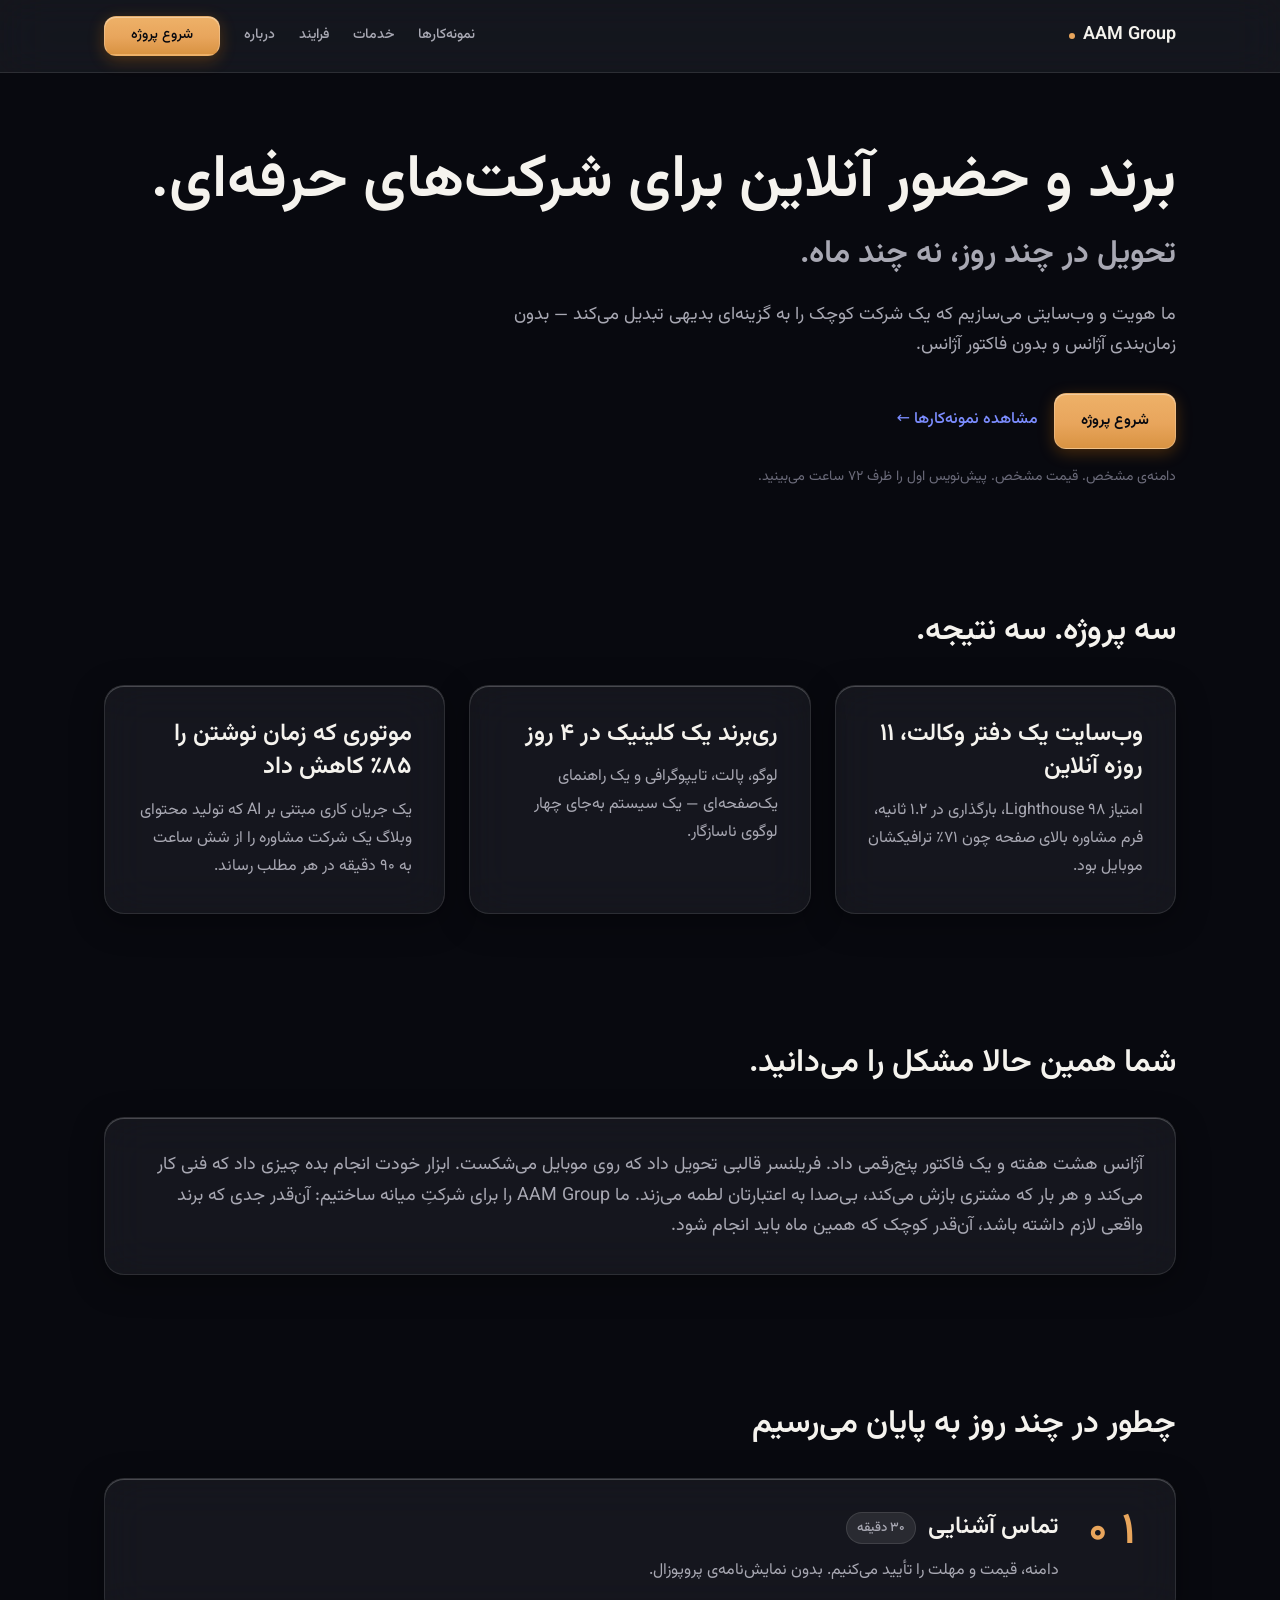
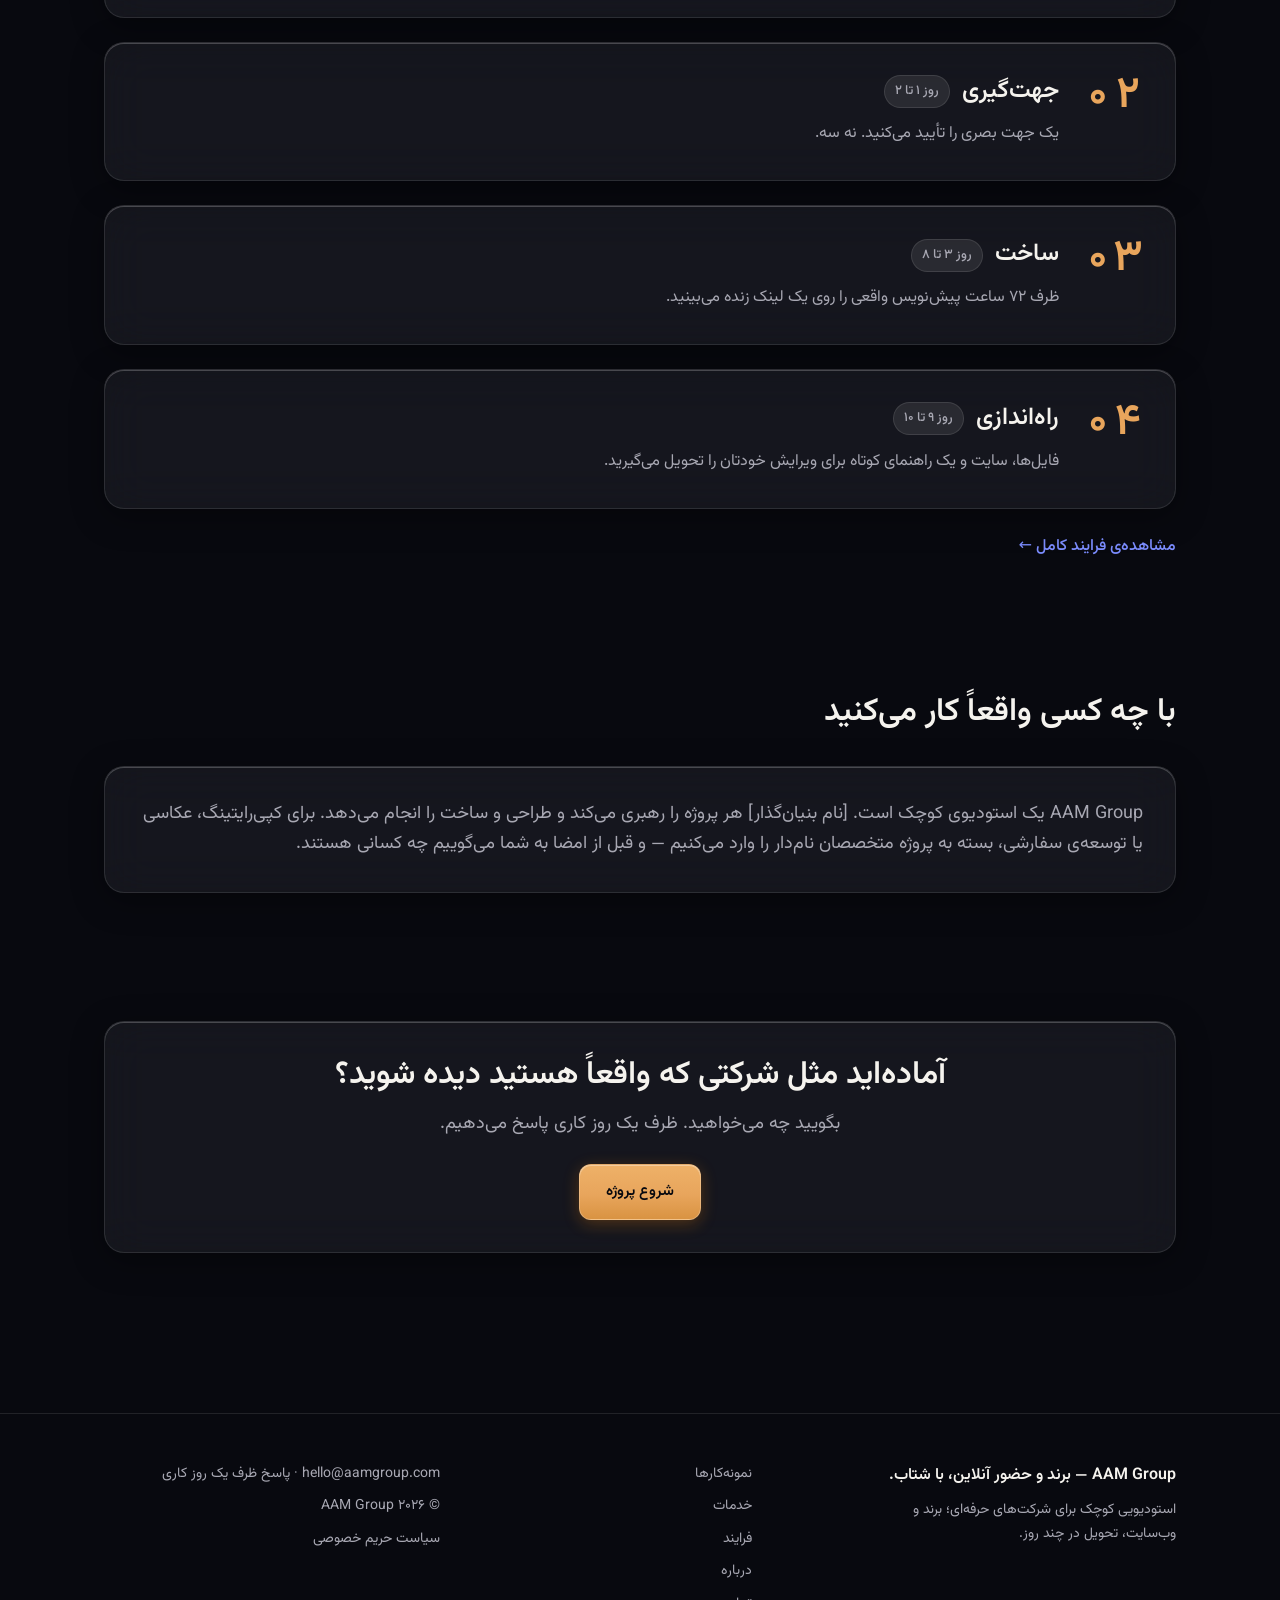
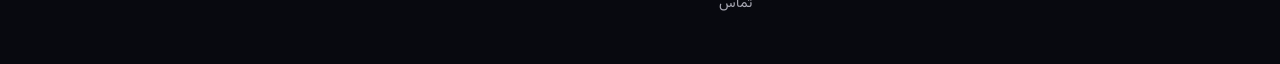
<file: index.html>
<!doctype html>
<html lang="fa" dir="rtl">
<head>
<meta charset="utf-8">
<meta name="viewport" content="width=device-width, initial-scale=1">
<title>AAM Group — برند و حضور آنلاین برای شرکت‌های حرفه‌ای، با شتاب</title>
<meta name="description" content="AAM Group برند و وب‌سایت شرکت‌های حرفه‌ای را می‌سازد. تحویل در چند روز، نه چند ماه، با جریان‌های کاری مبتنی بر AI.">
<meta property="og:title" content="AAM Group — برند و حضور آنلاین برای شرکت‌های حرفه‌ای، با شتاب">
<meta property="og:description" content="برند و وب‌سایت شرکت‌های حرفه‌ای؛ تحویل در چند روز، نه چند ماه.">
<meta property="og:type" content="website">
<meta property="og:image" content="images/og-cover.jpg">
<meta property="og:locale" content="fa_IR">
<link rel="icon" type="image/svg+xml" href="favicon.svg">
<link rel="preconnect" href="https://fonts.googleapis.com">
<link rel="preconnect" href="https://fonts.gstatic.com" crossorigin>
<link href="https://fonts.googleapis.com/css2?family=Vazirmatn:wght@400;500;600&display=swap" rel="stylesheet">
<link rel="stylesheet" href="css/reset.css">
<link rel="stylesheet" href="css/global.css">
<link rel="stylesheet" href="css/layout.css">
<link rel="stylesheet" href="css/components.css">
<!--
Security headers to set at host level:
Content-Security-Policy: default-src 'self'; img-src 'self' data:; style-src 'self' 'unsafe-inline' https://fonts.googleapis.com; font-src 'self' https://fonts.gstatic.com; script-src 'self'
Strict-Transport-Security: max-age=31536000; includeSubDomains
X-Content-Type-Options: nosniff
Referrer-Policy: strict-origin-when-cross-origin
-->
</head>
<body>
<a class="skip-link" href="#main">پرش به محتوا</a>

<header class="site-header" id="site-header">
<div class="header-inner container">
<a href="index.html" class="wordmark">AAM Group<span class="dot" aria-hidden="true"></span></a>
<button class="menu-toggle" aria-label="باز کردن منو" aria-expanded="false" aria-controls="site-nav">
<span class="bar"></span><span class="bar"></span><span class="bar"></span>
</button>
<nav class="site-nav" id="site-nav" aria-label="ناوبری اصلی">
<a href="work/index.html">نمونه‌کارها</a>
<a href="services/index.html">خدمات</a>
<a href="process.html">فرایند</a>
<a href="about.html">درباره</a>
<a href="contact.html" class="btn-primary">شروع پروژه</a>
</nav>
</div>
</header>

<main id="main">

<section class="hero container">
<h1 class="hero-title">برند و حضور آنلاین برای شرکت‌های حرفه‌ای.</h1>
<h2 class="hero-sub">تحویل در چند روز، نه چند ماه.</h2>
<p class="hero-text">ما هویت و وب‌سایتی می‌سازیم که یک شرکت کوچک را به گزینه‌ای بدیهی تبدیل می‌کند — بدون زمان‌بندی آژانس و بدون فاکتور آژانس.</p>
<div class="hero-actions">
<a href="contact.html" class="btn-primary">شروع پروژه</a>
<a href="work/index.html" class="link-arrow">مشاهده نمونه‌کارها ←</a>
</div>
<p class="hero-micro">دامنه‌ی مشخص. قیمت مشخص. پیش‌نویس اول را ظرف ۷۲ ساعت می‌بینید.</p>
</section>

<section class="section container">
<h2 class="section-title">سه پروژه. سه نتیجه.</h2>
<div class="cards-grid cards-grid--3">
<article class="glass card">
<h3>وب‌سایت یک دفتر وکالت، ۱۱ روزه آنلاین</h3>
<p>امتیاز Lighthouse ۹۸، بارگذاری در ۱.۲ ثانیه، فرم مشاوره بالای صفحه چون ۷۱٪ ترافیکشان موبایل بود.</p>
</article>
<article class="glass card">
<h3>ری‌برند یک کلینیک در ۴ روز</h3>
<p>لوگو، پالت، تایپوگرافی و یک راهنمای یک‌صفحه‌ای — یک سیستم به‌جای چهار لوگوی ناسازگار.</p>
</article>
<article class="glass card">
<h3>موتوری که زمان نوشتن را ۸۵٪ کاهش داد</h3>
<p>یک جریان کاری مبتنی بر AI که تولید محتوای وبلاگ یک شرکت مشاوره را از شش ساعت به ۹۰ دقیقه در هر مطلب رساند.</p>
</article>
</div>
</section>

<section class="section container">
<h2 class="section-title">شما همین حالا مشکل را می‌دانید.</h2>
<div class="glass glass--static panel">
<p class="lead">آژانس هشت هفته و یک فاکتور پنج‌رقمی داد. فریلنسر قالبی تحویل داد که روی موبایل می‌شکست. ابزار خودت انجام بده چیزی داد که فنی کار می‌کند و هر بار که مشتری بازش می‌کند، بی‌صدا به اعتبارتان لطمه می‌زند. ما AAM Group را برای شرکتِ میانه ساختیم: آن‌قدر جدی که برند واقعی لازم داشته باشد، آن‌قدر کوچک که همین ماه باید انجام شود.</p>
</div>
</section>

<section class="section container">
<h2 class="section-title">چطور در چند روز به پایان می‌رسیم</h2>
<div class="process-list">
<article class="glass glass--static process-step">
<div class="process-step__num" aria-hidden="true">۰۱</div>
<div class="process-step__body">
<header class="process-step__head">
<h3>تماس آشنایی</h3>
<span class="badge">۳۰ دقیقه</span>
</header>
<p>دامنه، قیمت و مهلت را تأیید می‌کنیم. بدون نمایش‌نامه‌ی پروپوزال.</p>
</div>
</article>
<article class="glass glass--static process-step">
<div class="process-step__num" aria-hidden="true">۰۲</div>
<div class="process-step__body">
<header class="process-step__head">
<h3>جهت‌گیری</h3>
<span class="badge">روز ۱ تا ۲</span>
</header>
<p>یک جهت بصری را تأیید می‌کنید. نه سه.</p>
</div>
</article>
<article class="glass glass--static process-step">
<div class="process-step__num" aria-hidden="true">۰۳</div>
<div class="process-step__body">
<header class="process-step__head">
<h3>ساخت</h3>
<span class="badge">روز ۳ تا ۸</span>
</header>
<p>ظرف ۷۲ ساعت پیش‌نویس واقعی را روی یک لینک زنده می‌بینید.</p>
</div>
</article>
<article class="glass glass--static process-step">
<div class="process-step__num" aria-hidden="true">۰۴</div>
<div class="process-step__body">
<header class="process-step__head">
<h3>راه‌اندازی</h3>
<span class="badge">روز ۹ تا ۱۰</span>
</header>
<p>فایل‌ها، سایت و یک راهنمای کوتاه برای ویرایش خودتان را تحویل می‌گیرید.</p>
</div>
</article>
</div>
<p style="margin-top: var(--s-5);"><a href="process.html" class="link-arrow">مشاهده‌ی فرایند کامل ←</a></p>
</section>

<section class="section container">
<h2 class="section-title">با چه کسی واقعاً کار می‌کنید</h2>
<div class="glass glass--static panel">
<p class="lead">AAM Group یک استودیوی کوچک است. [نام بنیان‌گذار] هر پروژه را رهبری می‌کند و طراحی و ساخت را انجام می‌دهد. برای کپی‌رایتینگ، عکاسی یا توسعه‌ی سفارشی، بسته به پروژه متخصصان نام‌دار را وارد می‌کنیم — و قبل از امضا به شما می‌گوییم چه کسانی هستند.</p>
</div>
</section>

<section class="section container">
<div class="glass glass--static panel" style="text-align:center;">
<h2 class="section-title" style="margin-bottom: var(--s-3);">آماده‌اید مثل شرکتی که واقعاً هستید دیده شوید؟</h2>
<p class="lead" style="margin-bottom: var(--s-5);">بگویید چه می‌خواهید. ظرف یک روز کاری پاسخ می‌دهیم.</p>
<a href="contact.html" class="btn-primary">شروع پروژه</a>
</div>
</section>

</main>

<footer class="site-footer">
<div class="footer-inner container">
<div class="footer-col">
<p class="footer-brand">AAM Group — برند و حضور آنلاین، با شتاب.</p>
<p class="footer-desc">استودیویی کوچک برای شرکت‌های حرفه‌ای؛ برند و وب‌سایت، تحویل در چند روز.</p>
</div>
<nav class="footer-col footer-links" aria-label="ناوبری پانوشت">
<a href="work/index.html">نمونه‌کارها</a>
<a href="services/index.html">خدمات</a>
<a href="process.html">فرایند</a>
<a href="about.html">درباره</a>
<a href="contact.html">تماس</a>
</nav>
<div class="footer-col footer-meta">
<p><a href="mailto:hello@aamgroup.com">hello@aamgroup.com</a> · پاسخ ظرف یک روز کاری</p>
<p>© ۲۰۲۶ AAM Group</p>
<p><a href="privacy.html">سیاست حریم خصوصی</a></p>
</div>
</div>
</footer>

<script src="js/nav.js" defer></script>
<script src="js/contact-form.js" defer></script>
</body>
</file>
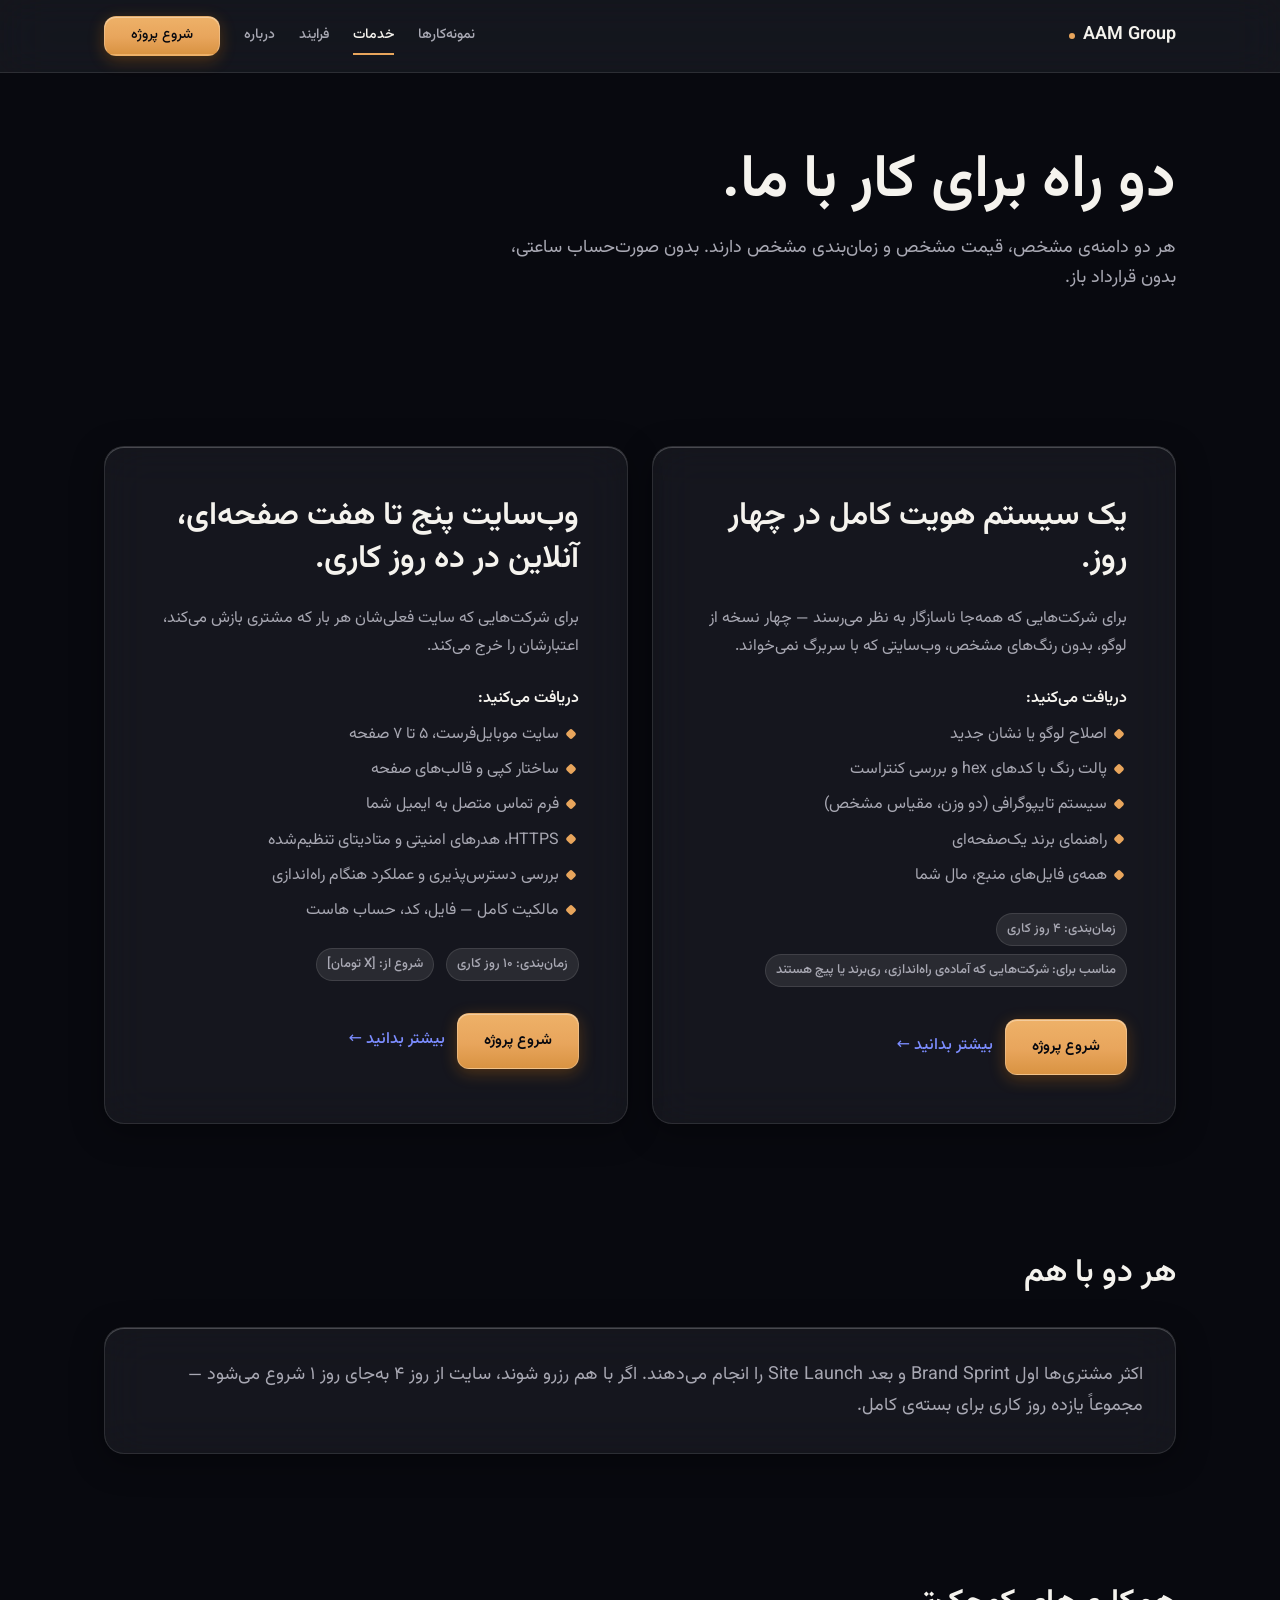
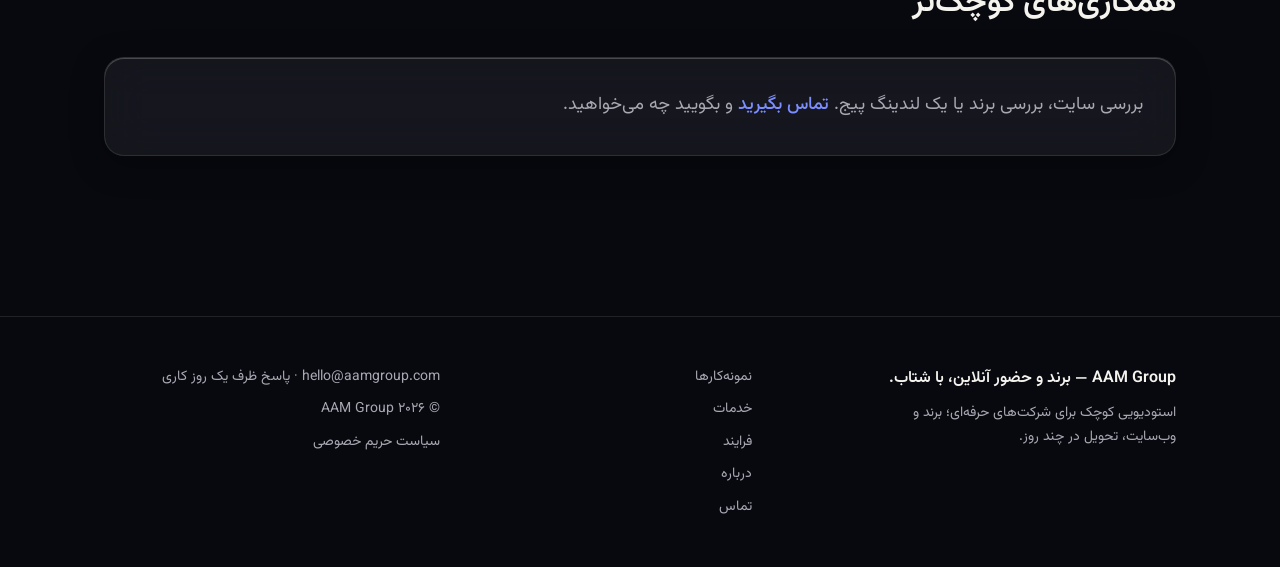
<file: services/index.html>
<!doctype html>
<html lang="fa" dir="rtl">
<head>
<meta charset="utf-8">
<meta name="viewport" content="width=device-width, initial-scale=1">
<title>خدمات — AAM Group</title>
<meta name="description" content="دو راه برای کار با ما: Brand Sprint (چهار روز، یک سیستم هویت کامل) و Site Launch (وب‌سایت پنج تا هفت صفحه‌ای در ده روز).">
<link rel="icon" type="image/svg+xml" href="../favicon.svg">
<link rel="preconnect" href="https://fonts.googleapis.com">
<link rel="preconnect" href="https://fonts.gstatic.com" crossorigin>
<link href="https://fonts.googleapis.com/css2?family=Vazirmatn:wght@400;500;600&display=swap" rel="stylesheet">
<link rel="stylesheet" href="../css/reset.css">
<link rel="stylesheet" href="../css/global.css">
<link rel="stylesheet" href="../css/layout.css">
<link rel="stylesheet" href="../css/components.css">
</head>
<body>
<a class="skip-link" href="#main">پرش به محتوا</a>

<header class="site-header" id="site-header">
<div class="header-inner container">
<a href="../index.html" class="wordmark">AAM Group<span class="dot" aria-hidden="true"></span></a>
<button class="menu-toggle" aria-label="باز کردن منو" aria-expanded="false" aria-controls="site-nav">
<span class="bar"></span><span class="bar"></span><span class="bar"></span>
</button>
<nav class="site-nav" id="site-nav" aria-label="ناوبری اصلی">
<a href="../work/index.html">نمونه‌کارها</a>
<a href="index.html">خدمات</a>
<a href="../process.html">فرایند</a>
<a href="../about.html">درباره</a>
<a href="../contact.html" class="btn-primary">شروع پروژه</a>
</nav>
</div>
</header>

<main id="main">
<section class="hero container">
<h1 class="hero-title">دو راه برای کار با ما.</h1>
<p class="hero-text">هر دو دامنه‌ی مشخص، قیمت مشخص و زمان‌بندی مشخص دارند. بدون صورت‌حساب ساعتی، بدون قرارداد باز.</p>
</section>

<section class="section container">
<div class="cards-grid cards-grid--2">

<article class="glass service-offer">
<h2>یک سیستم هویت کامل در چهار روز.</h2>
<p>برای شرکت‌هایی که همه‌جا ناسازگار به نظر می‌رسند — چهار نسخه از لوگو، بدون رنگ‌های مشخص، وب‌سایتی که با سربرگ نمی‌خواند.</p>
<div>
<p style="font-weight: 600; margin-bottom: var(--s-2); color: var(--text-primary);">دریافت می‌کنید:</p>
<ul>
<li>اصلاح لوگو یا نشان جدید</li>
<li>پالت رنگ با کدهای hex و بررسی کنتراست</li>
<li>سیستم تایپوگرافی (دو وزن، مقیاس مشخص)</li>
<li>راهنمای برند یک‌صفحه‌ای</li>
<li>همه‌ی فایل‌های منبع، مال شما</li>
</ul>
</div>
<div class="offer-meta">
<span class="badge">زمان‌بندی: ۴ روز کاری</span>
<span class="badge">مناسب برای: شرکت‌هایی که آماده‌ی راه‌اندازی، ری‌برند یا پیچ هستند</span>
</div>
<div class="offer-actions">
<a href="../contact.html" class="btn-primary">شروع پروژه</a>
<a href="brand-sprint.html" class="link-arrow">بیشتر بدانید ←</a>
</div>
</article>

<article class="glass service-offer">
<h2>وب‌سایت پنج تا هفت صفحه‌ای، آنلاین در ده روز کاری.</h2>
<p>برای شرکت‌هایی که سایت فعلی‌شان هر بار که مشتری بازش می‌کند، اعتبارشان را خرج می‌کند.</p>
<div>
<p style="font-weight: 600; margin-bottom: var(--s-2); color: var(--text-primary);">دریافت می‌کنید:</p>
<ul>
<li>سایت موبایل‌فرست، ۵ تا ۷ صفحه</li>
<li>ساختار کپی و قالب‌های صفحه</li>
<li>فرم تماس متصل به ایمیل شما</li>
<li>HTTPS، هدرهای امنیتی و متادیتای تنظیم‌شده</li>
<li>بررسی دسترس‌پذیری و عملکرد هنگام راه‌اندازی</li>
<li>مالکیت کامل — فایل، کد، حساب هاست</li>
</ul>
</div>
<div class="offer-meta">
<span class="badge">زمان‌بندی: ۱۰ روز کاری</span>
<span class="badge">شروع از: [X تومان]</span>
</div>
<div class="offer-actions">
<a href="../contact.html" class="btn-primary">شروع پروژه</a>
<a href="site-launch.html" class="link-arrow">بیشتر بدانید ←</a>
</div>
</article>

</div>
</section>

<section class="section container">
<h2 class="section-title">هر دو با هم</h2>
<div class="glass glass--static panel">
<p class="lead">اکثر مشتری‌ها اول Brand Sprint و بعد Site Launch را انجام می‌دهند. اگر با هم رزرو شوند، سایت از روز ۴ به‌جای روز ۱ شروع می‌شود — مجموعاً یازده روز کاری برای بسته‌ی کامل.</p>
</div>
</section>

<section class="section container">
<h2 class="section-title">همکاری‌های کوچک‌تر</h2>
<div class="glass glass--static panel">
<p class="lead">بررسی سایت، بررسی برند یا یک لندینگ پیج. <a href="../contact.html" class="link-arrow">تماس بگیرید</a> و بگویید چه می‌خواهید.</p>
</div>
</section>
</main>

<footer class="site-footer">
<div class="footer-inner container">
<div class="footer-col">
<p class="footer-brand">AAM Group — برند و حضور آنلاین، با شتاب.</p>
<p class="footer-desc">استودیویی کوچک برای شرکت‌های حرفه‌ای؛ برند و وب‌سایت، تحویل در چند روز.</p>
</div>
<nav class="footer-col footer-links" aria-label="ناوبری پانوشت">
<a href="../work/index.html">نمونه‌کارها</a>
<a href="index.html">خدمات</a>
<a href="../process.html">فرایند</a>
<a href="../about.html">درباره</a>
<a href="../contact.html">تماس</a>
</nav>
<div class="footer-col footer-meta">
<p><a href="mailto:hello@aamgroup.com">hello@aamgroup.com</a> · پاسخ ظرف یک روز کاری</p>
<p>© ۲۰۲۶ AAM Group</p>
<p><a href="../privacy.html">سیاست حریم خصوصی</a></p>
</div>
</div>
</footer>

<script src="../js/nav.js" defer></script>
<script src="../js/contact-form.js" defer></script>
</body>
</html>
</file>
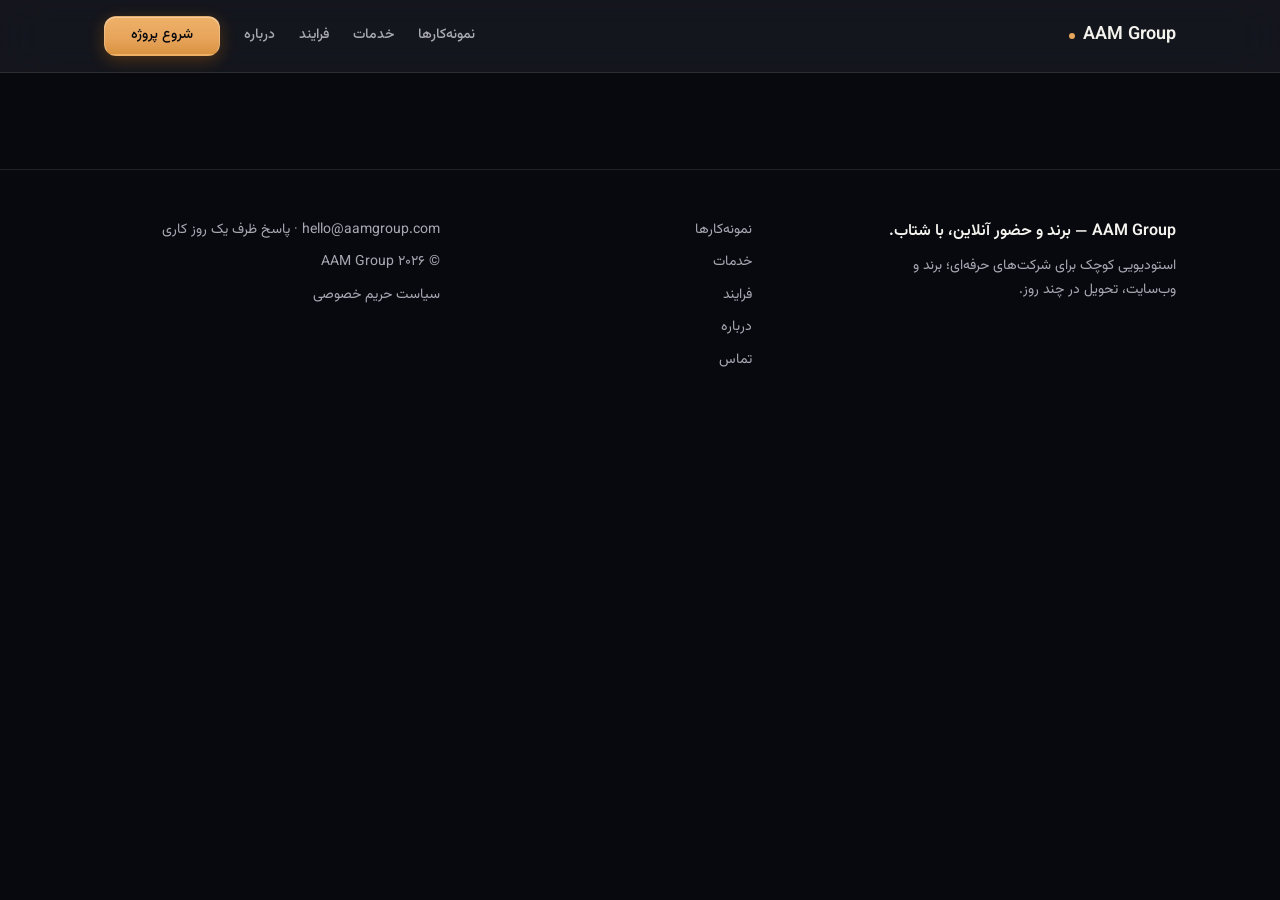
<file: _template.html>
<!doctype html>
<html lang="fa" dir="rtl">
<head>
<meta charset="utf-8">
<meta name="viewport" content="width=device-width, initial-scale=1">
<title>[page purpose] — AAM Group</title>
<meta name="description" content="[توضیح یک‌خطی این صفحه]">
<link rel="icon" type="image/svg+xml" href="favicon.svg">
<link rel="preconnect" href="https://fonts.googleapis.com">
<link rel="preconnect" href="https://fonts.gstatic.com" crossorigin>
<link href="https://fonts.googleapis.com/css2?family=Vazirmatn:wght@400;500;600&display=swap" rel="stylesheet">
<link rel="stylesheet" href="css/reset.css">
<link rel="stylesheet" href="css/global.css">
<link rel="stylesheet" href="css/layout.css">
<link rel="stylesheet" href="css/components.css">
<!--
Security headers to set at host level:
Content-Security-Policy: default-src 'self'; img-src 'self' data:; style-src 'self' 'unsafe-inline' https://fonts.googleapis.com; font-src 'self' https://fonts.gstatic.com; script-src 'self'
Strict-Transport-Security: max-age=31536000; includeSubDomains
X-Content-Type-Options: nosniff
Referrer-Policy: strict-origin-when-cross-origin
-->
</head>
<body>
<a class="skip-link" href="#main">پرش به محتوا</a>

<header class="site-header" id="site-header">
<div class="header-inner container">
<a href="index.html" class="wordmark">AAM Group<span class="dot" aria-hidden="true"></span></a>
<button class="menu-toggle" aria-label="باز کردن منو" aria-expanded="false" aria-controls="site-nav">
<span class="bar"></span><span class="bar"></span><span class="bar"></span>
</button>
<nav class="site-nav" id="site-nav" aria-label="ناوبری اصلی">
<a href="work/index.html">نمونه‌کارها</a>
<a href="services/index.html">خدمات</a>
<a href="process.html">فرایند</a>
<a href="about.html">درباره</a>
<a href="contact.html" class="btn-primary">شروع پروژه</a>
</nav>
</div>
</header>

<main id="main">
<!-- PAGE CONTENT GOES HERE -->
</main>

<footer class="site-footer">
<div class="footer-inner container">
<div class="footer-col">
<p class="footer-brand">AAM Group — برند و حضور آنلاین، با شتاب.</p>
<p class="footer-desc">استودیویی کوچک برای شرکت‌های حرفه‌ای؛ برند و وب‌سایت، تحویل در چند روز.</p>
</div>
<nav class="footer-col footer-links" aria-label="ناوبری پانوشت">
<a href="work/index.html">نمونه‌کارها</a>
<a href="services/index.html">خدمات</a>
<a href="process.html">فرایند</a>
<a href="about.html">درباره</a>
<a href="contact.html">تماس</a>
</nav>
<div class="footer-col footer-meta">
<p><a href="mailto:hello@aamgroup.com">hello@aamgroup.com</a> · پاسخ ظرف یک روز کاری</p>
<p>© ۲۰۲۶ AAM Group</p>
<p><a href="privacy.html">سیاست حریم خصوصی</a></p>
</div>
</div>
</footer>

<script src="js/nav.js" defer></script>
<script src="js/contact-form.js" defer></script>
</body>
</html>
</file>
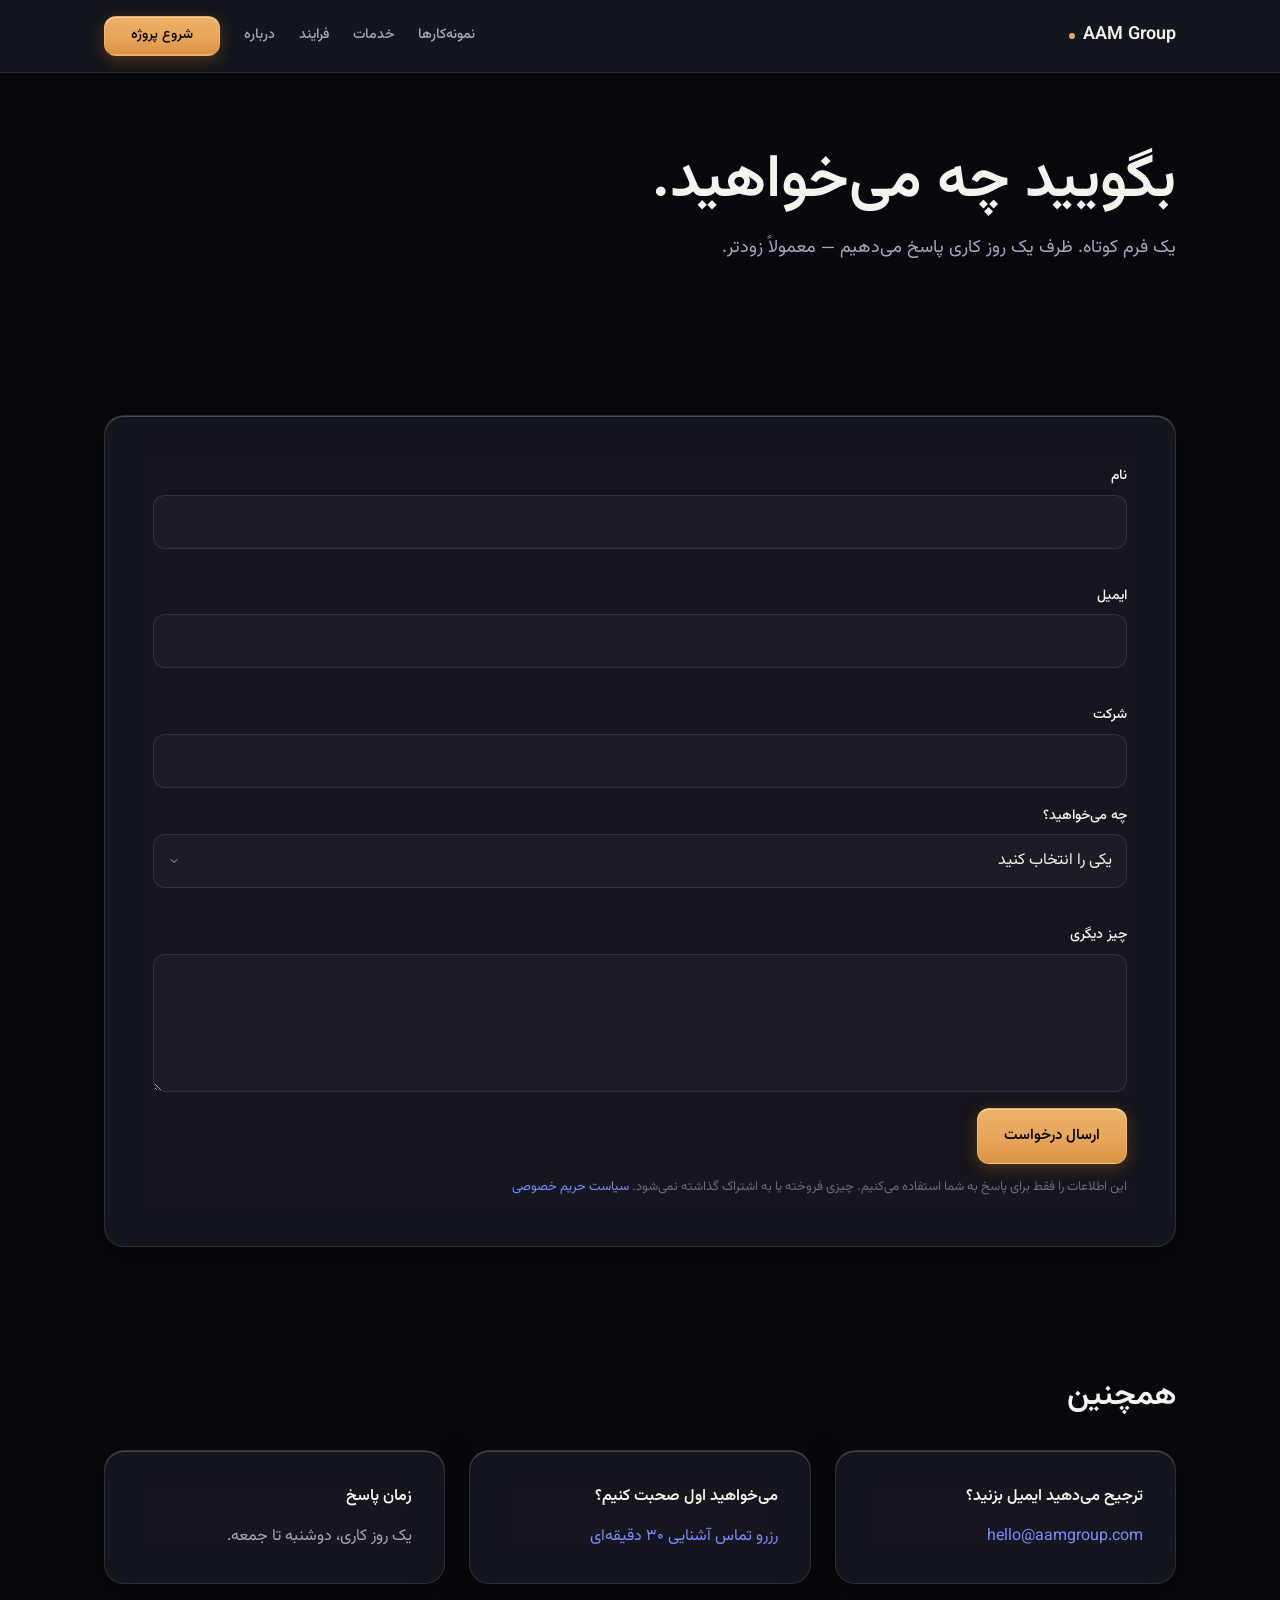
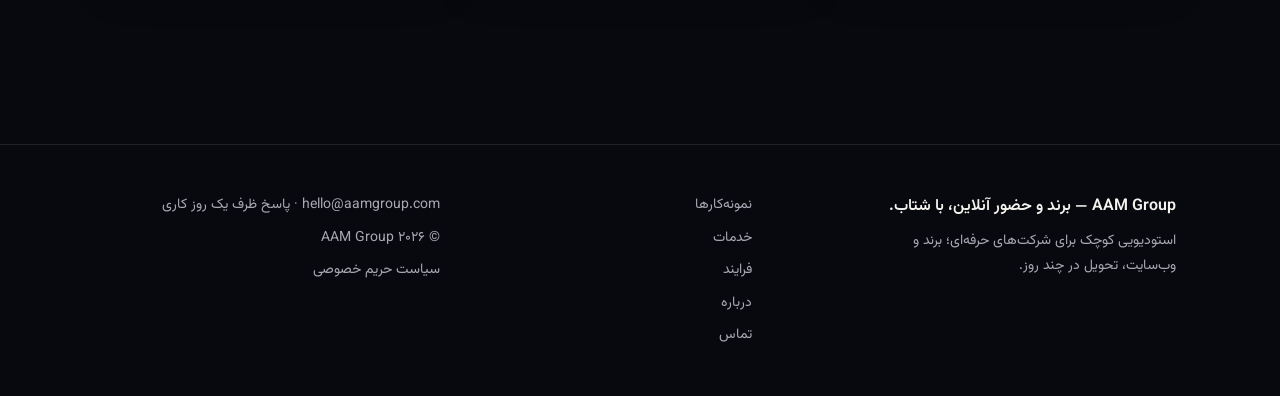
<file: contact.html>
<!doctype html>
<html lang="fa" dir="rtl">
<head>
<meta charset="utf-8">
<meta name="viewport" content="width=device-width, initial-scale=1">
<title>تماس — AAM Group</title>
<meta name="description" content="بگویید چه می‌خواهید. یک فرم کوتاه. ظرف یک روز کاری پاسخ می‌دهیم — معمولاً زودتر.">
<link rel="icon" type="image/svg+xml" href="favicon.svg">
<link rel="preconnect" href="https://fonts.googleapis.com">
<link rel="preconnect" href="https://fonts.gstatic.com" crossorigin>
<link href="https://fonts.googleapis.com/css2?family=Vazirmatn:wght@400;500;600&display=swap" rel="stylesheet">
<link rel="stylesheet" href="css/reset.css">
<link rel="stylesheet" href="css/global.css">
<link rel="stylesheet" href="css/layout.css">
<link rel="stylesheet" href="css/components.css">
</head>
<body>
<a class="skip-link" href="#main">پرش به محتوا</a>

<header class="site-header" id="site-header">
<div class="header-inner container">
<a href="index.html" class="wordmark">AAM Group<span class="dot" aria-hidden="true"></span></a>
<button class="menu-toggle" aria-label="باز کردن منو" aria-expanded="false" aria-controls="site-nav">
<span class="bar"></span><span class="bar"></span><span class="bar"></span>
</button>
<nav class="site-nav" id="site-nav" aria-label="ناوبری اصلی">
<a href="work/index.html">نمونه‌کارها</a>
<a href="services/index.html">خدمات</a>
<a href="process.html">فرایند</a>
<a href="about.html">درباره</a>
<a href="contact.html" class="btn-primary">شروع پروژه</a>
</nav>
</div>
</header>

<main id="main">
<section class="hero container">
<h1 class="hero-title">بگویید چه می‌خواهید.</h1>
<p class="hero-text">یک فرم کوتاه. ظرف یک روز کاری پاسخ می‌دهیم — معمولاً زودتر.</p>
</section>

<section class="section container">
<div class="glass glass--static contact-panel">
<form id="contact-form" novalidate>
<!-- To hook up a real endpoint, set action="https://formspree.io/f/YOUR_ID" method="POST" and update js/contact-form.js to fetch the form data instead of showing the demo message. -->
<div class="form-field">
<label for="name">نام</label>
<input id="name" name="name" type="text" autocomplete="name" required aria-describedby="name-error" aria-invalid="false">
<span class="error-message" id="name-error" aria-live="polite"></span>
</div>

<div class="form-field">
<label for="email">ایمیل</label>
<input id="email" name="email" type="email" autocomplete="email" required aria-describedby="email-error" aria-invalid="false" dir="ltr" style="text-align: left;">
<span class="error-message" id="email-error" aria-live="polite"></span>
</div>

<div class="form-field">
<label for="company">شرکت</label>
<input id="company" name="company" type="text" autocomplete="organization">
</div>

<div class="form-field">
<label for="need">چه می‌خواهید؟</label>
<select id="need" name="need" required aria-describedby="need-error" aria-invalid="false">
<option value="" disabled selected>یکی را انتخاب کنید</option>
<option value="brand-sprint">Brand Sprint</option>
<option value="site-launch">Site Launch</option>
<option value="not-sure">مطمئن نیستم</option>
<option value="other">چیز دیگری</option>
</select>
<span class="error-message" id="need-error" aria-live="polite"></span>
</div>

<div class="form-field">
<label for="message">چیز دیگری</label>
<textarea id="message" name="message" rows="4"></textarea>
</div>

<div>
<button type="submit" class="btn-primary">ارسال درخواست</button>
</div>

<p class="form-status" hidden></p>

<p class="form-help">این اطلاعات را فقط برای پاسخ به شما استفاده می‌کنیم. چیزی فروخته یا به اشتراک گذاشته نمی‌شود. <a href="privacy.html">سیاست حریم خصوصی</a></p>
</form>
</div>
</section>

<section class="section container">
<h2 class="section-title">همچنین</h2>
<div class="cards-grid cards-grid--3">
<div class="glass card">
<p style="font-size: var(--text-base);"><strong>ترجیح می‌دهید ایمیل بزنید؟</strong></p>
<p><a href="mailto:hello@aamgroup.com">hello@aamgroup.com</a></p>
</div>
<div class="glass card">
<p style="font-size: var(--text-base);"><strong>می‌خواهید اول صحبت کنیم؟</strong></p>
<p><a href="#">رزرو تماس آشنایی ۳۰ دقیقه‌ای</a></p>
</div>
<div class="glass card">
<p style="font-size: var(--text-base);"><strong>زمان پاسخ</strong></p>
<p>یک روز کاری، دوشنبه تا جمعه.</p>
</div>
</div>
</section>
</main>

<footer class="site-footer">
<div class="footer-inner container">
<div class="footer-col">
<p class="footer-brand">AAM Group — برند و حضور آنلاین، با شتاب.</p>
<p class="footer-desc">استودیویی کوچک برای شرکت‌های حرفه‌ای؛ برند و وب‌سایت، تحویل در چند روز.</p>
</div>
<nav class="footer-col footer-links" aria-label="ناوبری پانوشت">
<a href="work/index.html">نمونه‌کارها</a>
<a href="services/index.html">خدمات</a>
<a href="process.html">فرایند</a>
<a href="about.html">درباره</a>
<a href="contact.html">تماس</a>
</nav>
<div class="footer-col footer-meta">
<p><a href="mailto:hello@aamgroup.com">hello@aamgroup.com</a> · پاسخ ظرف یک روز کاری</p>
<p>© ۲۰۲۶ AAM Group</p>
<p><a href="privacy.html">سیاست حریم خصوصی</a></p>
</div>
</div>
</footer>

<script src="js/nav.js" defer></script>
<script src="js/contact-form.js" defer></script>
</body>
</html>
</file>
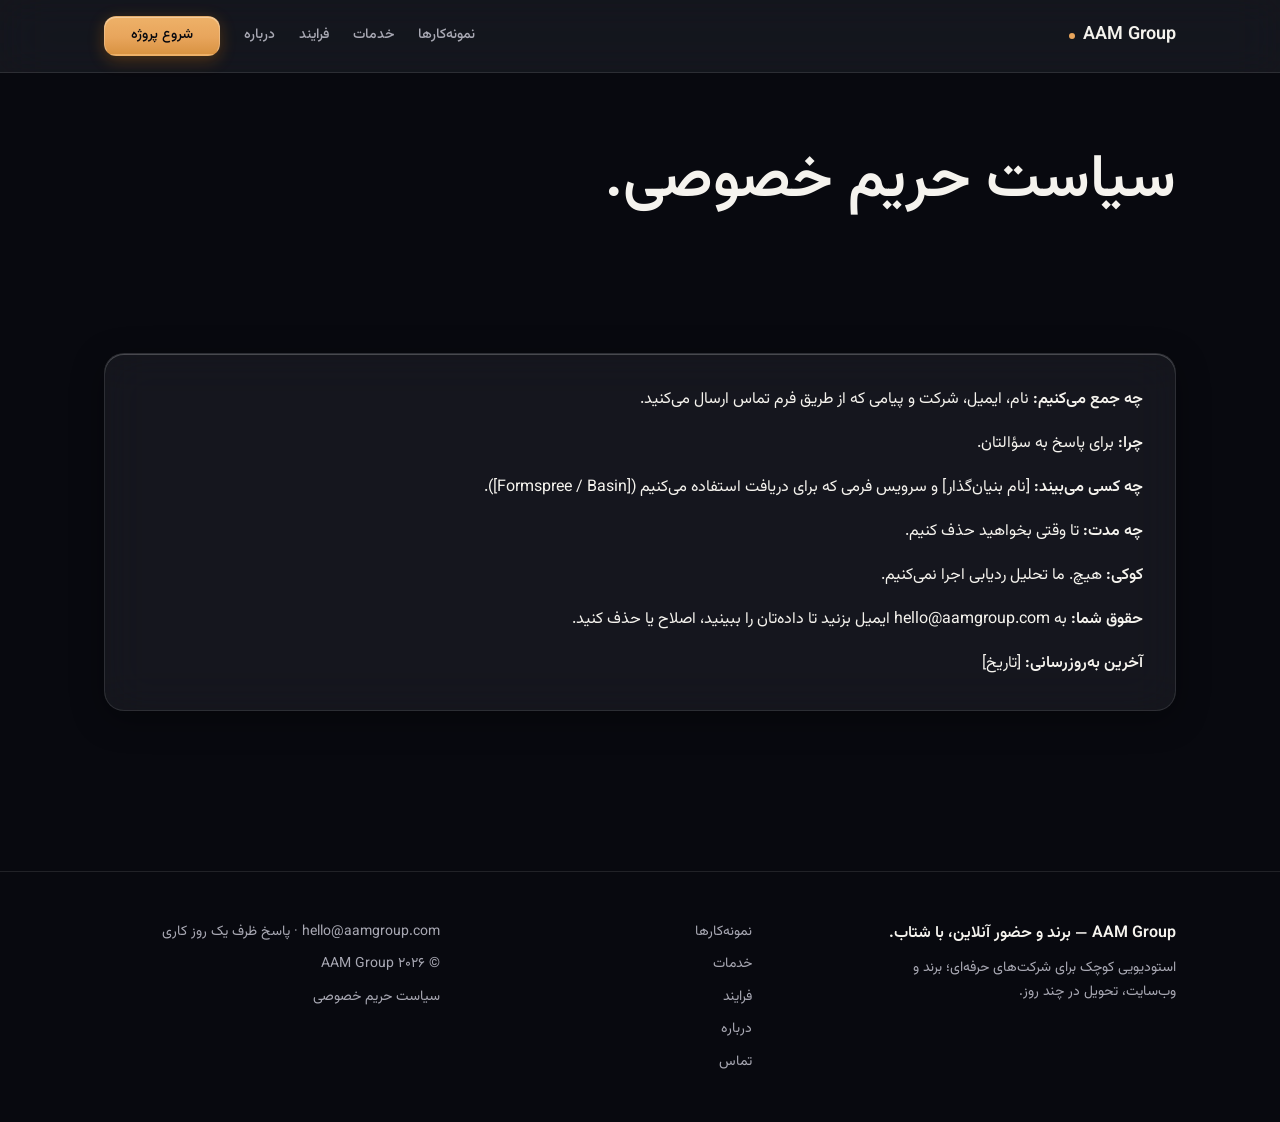
<file: privacy.html>
<!doctype html>
<html lang="fa" dir="rtl">
<head>
<meta charset="utf-8">
<meta name="viewport" content="width=device-width, initial-scale=1">
<title>حریم خصوصی — AAM Group</title>
<meta name="description" content="سیاست حریم خصوصی AAM Group. چه جمع می‌کنیم، چرا، چه کسی می‌بیند و چه مدت.">
<link rel="icon" type="image/svg+xml" href="favicon.svg">
<link rel="preconnect" href="https://fonts.googleapis.com">
<link rel="preconnect" href="https://fonts.gstatic.com" crossorigin>
<link href="https://fonts.googleapis.com/css2?family=Vazirmatn:wght@400;500;600&display=swap" rel="stylesheet">
<link rel="stylesheet" href="css/reset.css">
<link rel="stylesheet" href="css/global.css">
<link rel="stylesheet" href="css/layout.css">
<link rel="stylesheet" href="css/components.css">
</head>
<body>
<a class="skip-link" href="#main">پرش به محتوا</a>

<header class="site-header" id="site-header">
<div class="header-inner container">
<a href="index.html" class="wordmark">AAM Group<span class="dot" aria-hidden="true"></span></a>
<button class="menu-toggle" aria-label="باز کردن منو" aria-expanded="false" aria-controls="site-nav">
<span class="bar"></span><span class="bar"></span><span class="bar"></span>
</button>
<nav class="site-nav" id="site-nav" aria-label="ناوبری اصلی">
<a href="work/index.html">نمونه‌کارها</a>
<a href="services/index.html">خدمات</a>
<a href="process.html">فرایند</a>
<a href="about.html">درباره</a>
<a href="contact.html" class="btn-primary">شروع پروژه</a>
</nav>
</div>
</header>

<main id="main">
<section class="hero container">
<h1 class="hero-title">سیاست حریم خصوصی.</h1>
</section>

<section class="section container">
<div class="glass glass--static panel">
<div class="stack">
<p><strong>چه جمع می‌کنیم:</strong> نام، ایمیل، شرکت و پیامی که از طریق فرم تماس ارسال می‌کنید.</p>
<p><strong>چرا:</strong> برای پاسخ به سؤالتان.</p>
<p><strong>چه کسی می‌بیند:</strong> [نام بنیان‌گذار] و سرویس فرمی که برای دریافت استفاده می‌کنیم ([Formspree / Basin]).</p>
<p><strong>چه مدت:</strong> تا وقتی بخواهید حذف کنیم.</p>
<p><strong>کوکی:</strong> هیچ. ما تحلیل ردیابی اجرا نمی‌کنیم.</p>
<p><strong>حقوق شما:</strong> به hello@aamgroup.com ایمیل بزنید تا داده‌تان را ببینید، اصلاح یا حذف کنید.</p>
<p><strong>آخرین به‌روزرسانی:</strong> [تاریخ]</p>
</div>
</div>
</section>
</main>

<footer class="site-footer">
<div class="footer-inner container">
<div class="footer-col">
<p class="footer-brand">AAM Group — برند و حضور آنلاین، با شتاب.</p>
<p class="footer-desc">استودیویی کوچک برای شرکت‌های حرفه‌ای؛ برند و وب‌سایت، تحویل در چند روز.</p>
</div>
<nav class="footer-col footer-links" aria-label="ناوبری پانوشت">
<a href="work/index.html">نمونه‌کارها</a>
<a href="services/index.html">خدمات</a>
<a href="process.html">فرایند</a>
<a href="about.html">درباره</a>
<a href="contact.html">تماس</a>
</nav>
<div class="footer-col footer-meta">
<p><a href="mailto:hello@aamgroup.com">hello@aamgroup.com</a> · پاسخ ظرف یک روز کاری</p>
<p>© ۲۰۲۶ AAM Group</p>
<p><a href="privacy.html">سیاست حریم خصوصی</a></p>
</div>
</div>
</footer>

<script src="js/nav.js" defer></script>
<script src="js/contact-form.js" defer></script>
</body>
</html>
</file>
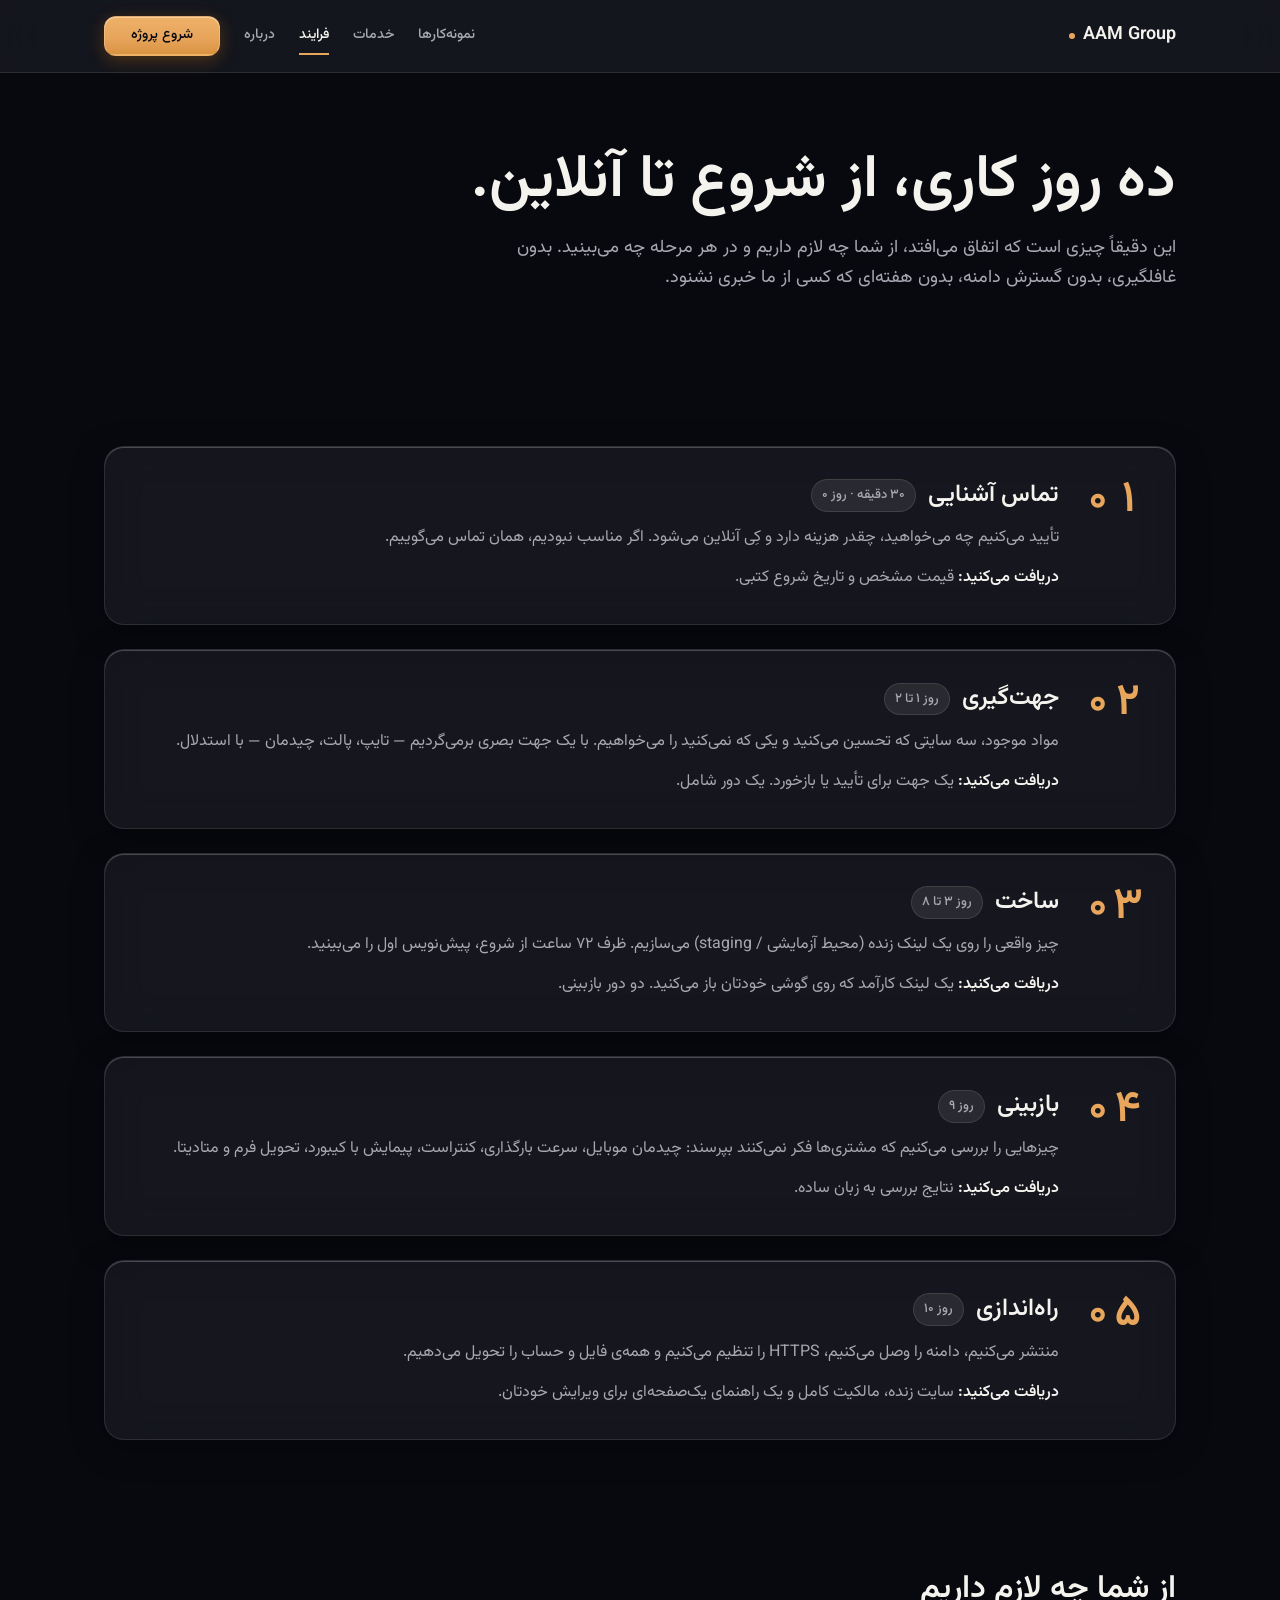
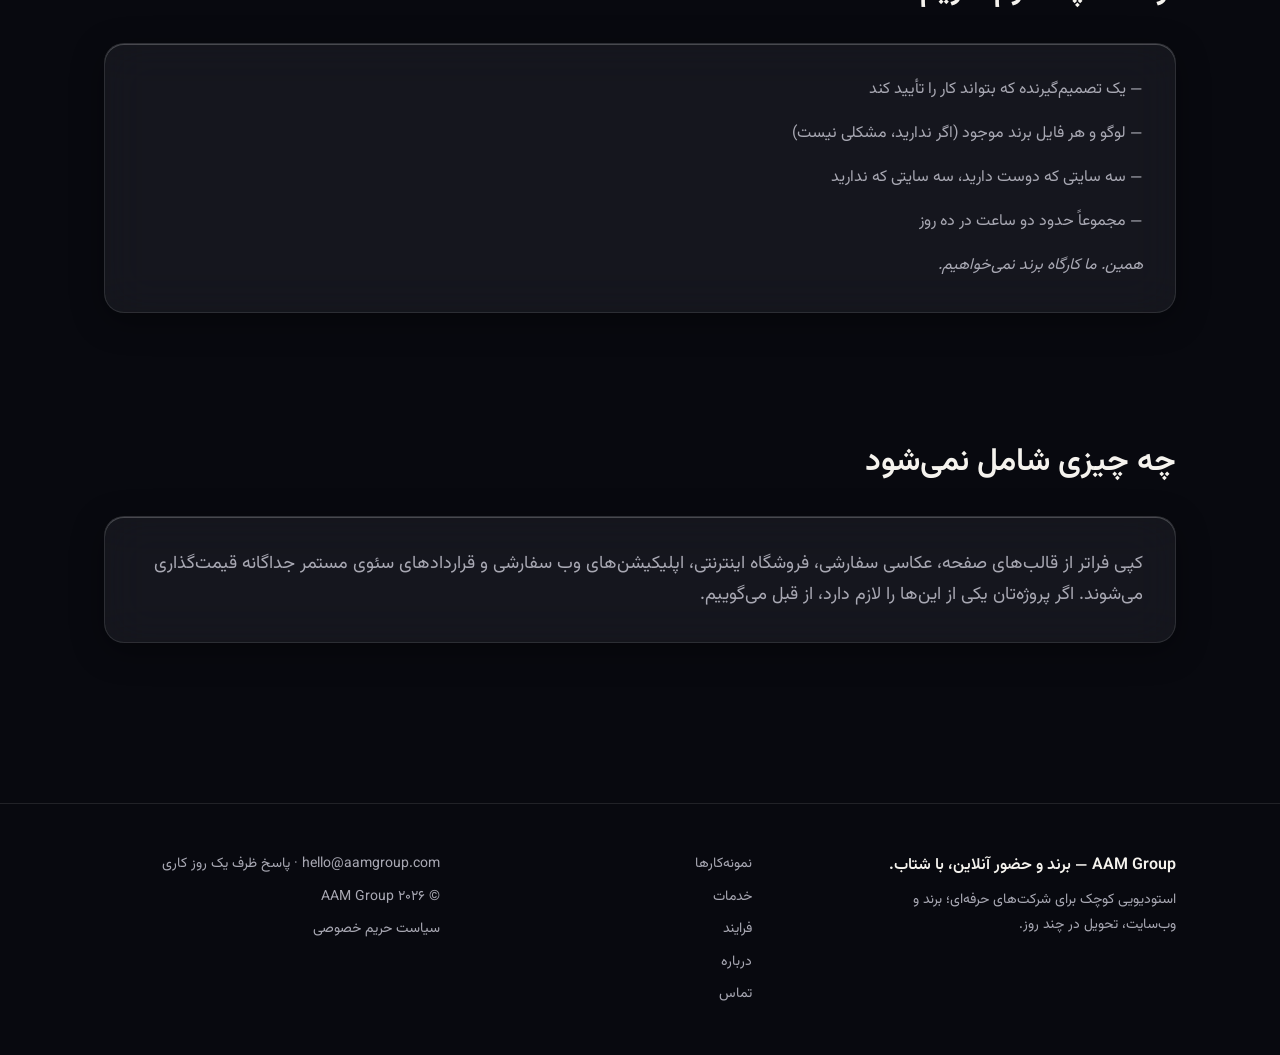
<file: process.html>
<!doctype html>
<html lang="fa" dir="rtl">
<head>
<meta charset="utf-8">
<meta name="viewport" content="width=device-width, initial-scale=1">
<title>فرایند — AAM Group</title>
<meta name="description" content="ده روز کاری، از شروع تا آنلاین. مرحله‌به‌مرحله، اینکه از شما چه لازم داریم و در هر مرحله چه می‌بینید.">
<link rel="icon" type="image/svg+xml" href="favicon.svg">
<link rel="preconnect" href="https://fonts.googleapis.com">
<link rel="preconnect" href="https://fonts.gstatic.com" crossorigin>
<link href="https://fonts.googleapis.com/css2?family=Vazirmatn:wght@400;500;600&display=swap" rel="stylesheet">
<link rel="stylesheet" href="css/reset.css">
<link rel="stylesheet" href="css/global.css">
<link rel="stylesheet" href="css/layout.css">
<link rel="stylesheet" href="css/components.css">
</head>
<body>
<a class="skip-link" href="#main">پرش به محتوا</a>

<header class="site-header" id="site-header">
<div class="header-inner container">
<a href="index.html" class="wordmark">AAM Group<span class="dot" aria-hidden="true"></span></a>
<button class="menu-toggle" aria-label="باز کردن منو" aria-expanded="false" aria-controls="site-nav">
<span class="bar"></span><span class="bar"></span><span class="bar"></span>
</button>
<nav class="site-nav" id="site-nav" aria-label="ناوبری اصلی">
<a href="work/index.html">نمونه‌کارها</a>
<a href="services/index.html">خدمات</a>
<a href="process.html">فرایند</a>
<a href="about.html">درباره</a>
<a href="contact.html" class="btn-primary">شروع پروژه</a>
</nav>
</div>
</header>

<main id="main">
<section class="hero container">
<h1 class="hero-title">ده روز کاری، از شروع تا آنلاین.</h1>
<p class="hero-text">این دقیقاً چیزی است که اتفاق می‌افتد، از شما چه لازم داریم و در هر مرحله چه می‌بینید. بدون غافلگیری، بدون گسترش دامنه، بدون هفته‌ای که کسی از ما خبری نشنود.</p>
</section>

<section class="section container">
<div class="process-list">

<article class="glass glass--static process-step">
<div class="process-step__num" aria-hidden="true">۰۱</div>
<div class="process-step__body">
<header class="process-step__head">
<h3>تماس آشنایی</h3>
<span class="badge">۳۰ دقیقه · روز ۰</span>
</header>
<p>تأیید می‌کنیم چه می‌خواهید، چقدر هزینه دارد و کِی آنلاین می‌شود. اگر مناسب نبودیم، همان تماس می‌گوییم.</p>
<p><strong>دریافت می‌کنید:</strong> قیمت مشخص و تاریخ شروع کتبی.</p>
</div>
</article>

<article class="glass glass--static process-step">
<div class="process-step__num" aria-hidden="true">۰۲</div>
<div class="process-step__body">
<header class="process-step__head">
<h3>جهت‌گیری</h3>
<span class="badge">روز ۱ تا ۲</span>
</header>
<p>مواد موجود، سه سایتی که تحسین می‌کنید و یکی که نمی‌کنید را می‌خواهیم. با یک جهت بصری برمی‌گردیم — تایپ، پالت، چیدمان — با استدلال.</p>
<p><strong>دریافت می‌کنید:</strong> یک جهت برای تأیید یا بازخورد. یک دور شامل.</p>
</div>
</article>

<article class="glass glass--static process-step">
<div class="process-step__num" aria-hidden="true">۰۳</div>
<div class="process-step__body">
<header class="process-step__head">
<h3>ساخت</h3>
<span class="badge">روز ۳ تا ۸</span>
</header>
<p>چیز واقعی را روی یک لینک زنده (محیط آزمایشی / staging) می‌سازیم. ظرف ۷۲ ساعت از شروع، پیش‌نویس اول را می‌بینید.</p>
<p><strong>دریافت می‌کنید:</strong> یک لینک کارآمد که روی گوشی خودتان باز می‌کنید. دو دور بازبینی.</p>
</div>
</article>

<article class="glass glass--static process-step">
<div class="process-step__num" aria-hidden="true">۰۴</div>
<div class="process-step__body">
<header class="process-step__head">
<h3>بازبینی</h3>
<span class="badge">روز ۹</span>
</header>
<p>چیزهایی را بررسی می‌کنیم که مشتری‌ها فکر نمی‌کنند بپرسند: چیدمان موبایل، سرعت بارگذاری، کنتراست، پیمایش با کیبورد، تحویل فرم و متادیتا.</p>
<p><strong>دریافت می‌کنید:</strong> نتایج بررسی به زبان ساده.</p>
</div>
</article>

<article class="glass glass--static process-step">
<div class="process-step__num" aria-hidden="true">۰۵</div>
<div class="process-step__body">
<header class="process-step__head">
<h3>راه‌اندازی</h3>
<span class="badge">روز ۱۰</span>
</header>
<p>منتشر می‌کنیم، دامنه را وصل می‌کنیم، HTTPS را تنظیم می‌کنیم و همه‌ی فایل و حساب را تحویل می‌دهیم.</p>
<p><strong>دریافت می‌کنید:</strong> سایت زنده، مالکیت کامل و یک راهنمای یک‌صفحه‌ای برای ویرایش خودتان.</p>
</div>
</article>

</div>
</section>

<section class="section container">
<h2 class="section-title">از شما چه لازم داریم</h2>
<div class="glass glass--static panel">
<ul class="stack">
<li>— یک تصمیم‌گیرنده که بتواند کار را تأیید کند</li>
<li>— لوگو و هر فایل برند موجود (اگر ندارید، مشکلی نیست)</li>
<li>— سه سایتی که دوست دارید، سه سایتی که ندارید</li>
<li>— مجموعاً حدود دو ساعت در ده روز</li>
</ul>
<p style="margin-top: var(--s-4); font-style: italic; color: var(--text-secondary);">همین. ما کارگاه برند نمی‌خواهیم.</p>
</div>
</section>

<section class="section container">
<h2 class="section-title">چه چیزی شامل نمی‌شود</h2>
<div class="glass glass--static panel">
<p class="lead">کپی فراتر از قالب‌های صفحه، عکاسی سفارشی، فروشگاه اینترنتی، اپلیکیشن‌های وب سفارشی و قراردادهای سئوی مستمر جداگانه قیمت‌گذاری می‌شوند. اگر پروژه‌تان یکی از این‌ها را لازم دارد، از قبل می‌گوییم.</p>
</div>
</section>
</main>

<footer class="site-footer">
<div class="footer-inner container">
<div class="footer-col">
<p class="footer-brand">AAM Group — برند و حضور آنلاین، با شتاب.</p>
<p class="footer-desc">استودیویی کوچک برای شرکت‌های حرفه‌ای؛ برند و وب‌سایت، تحویل در چند روز.</p>
</div>
<nav class="footer-col footer-links" aria-label="ناوبری پانوشت">
<a href="work/index.html">نمونه‌کارها</a>
<a href="services/index.html">خدمات</a>
<a href="process.html">فرایند</a>
<a href="about.html">درباره</a>
<a href="contact.html">تماس</a>
</nav>
<div class="footer-col footer-meta">
<p><a href="mailto:hello@aamgroup.com">hello@aamgroup.com</a> · پاسخ ظرف یک روز کاری</p>
<p>© ۲۰۲۶ AAM Group</p>
<p><a href="privacy.html">سیاست حریم خصوصی</a></p>
</div>
</div>
</footer>

<script src="js/nav.js" defer></script>
<script src="js/contact-form.js" defer></script>
</body>
</html>
</file>
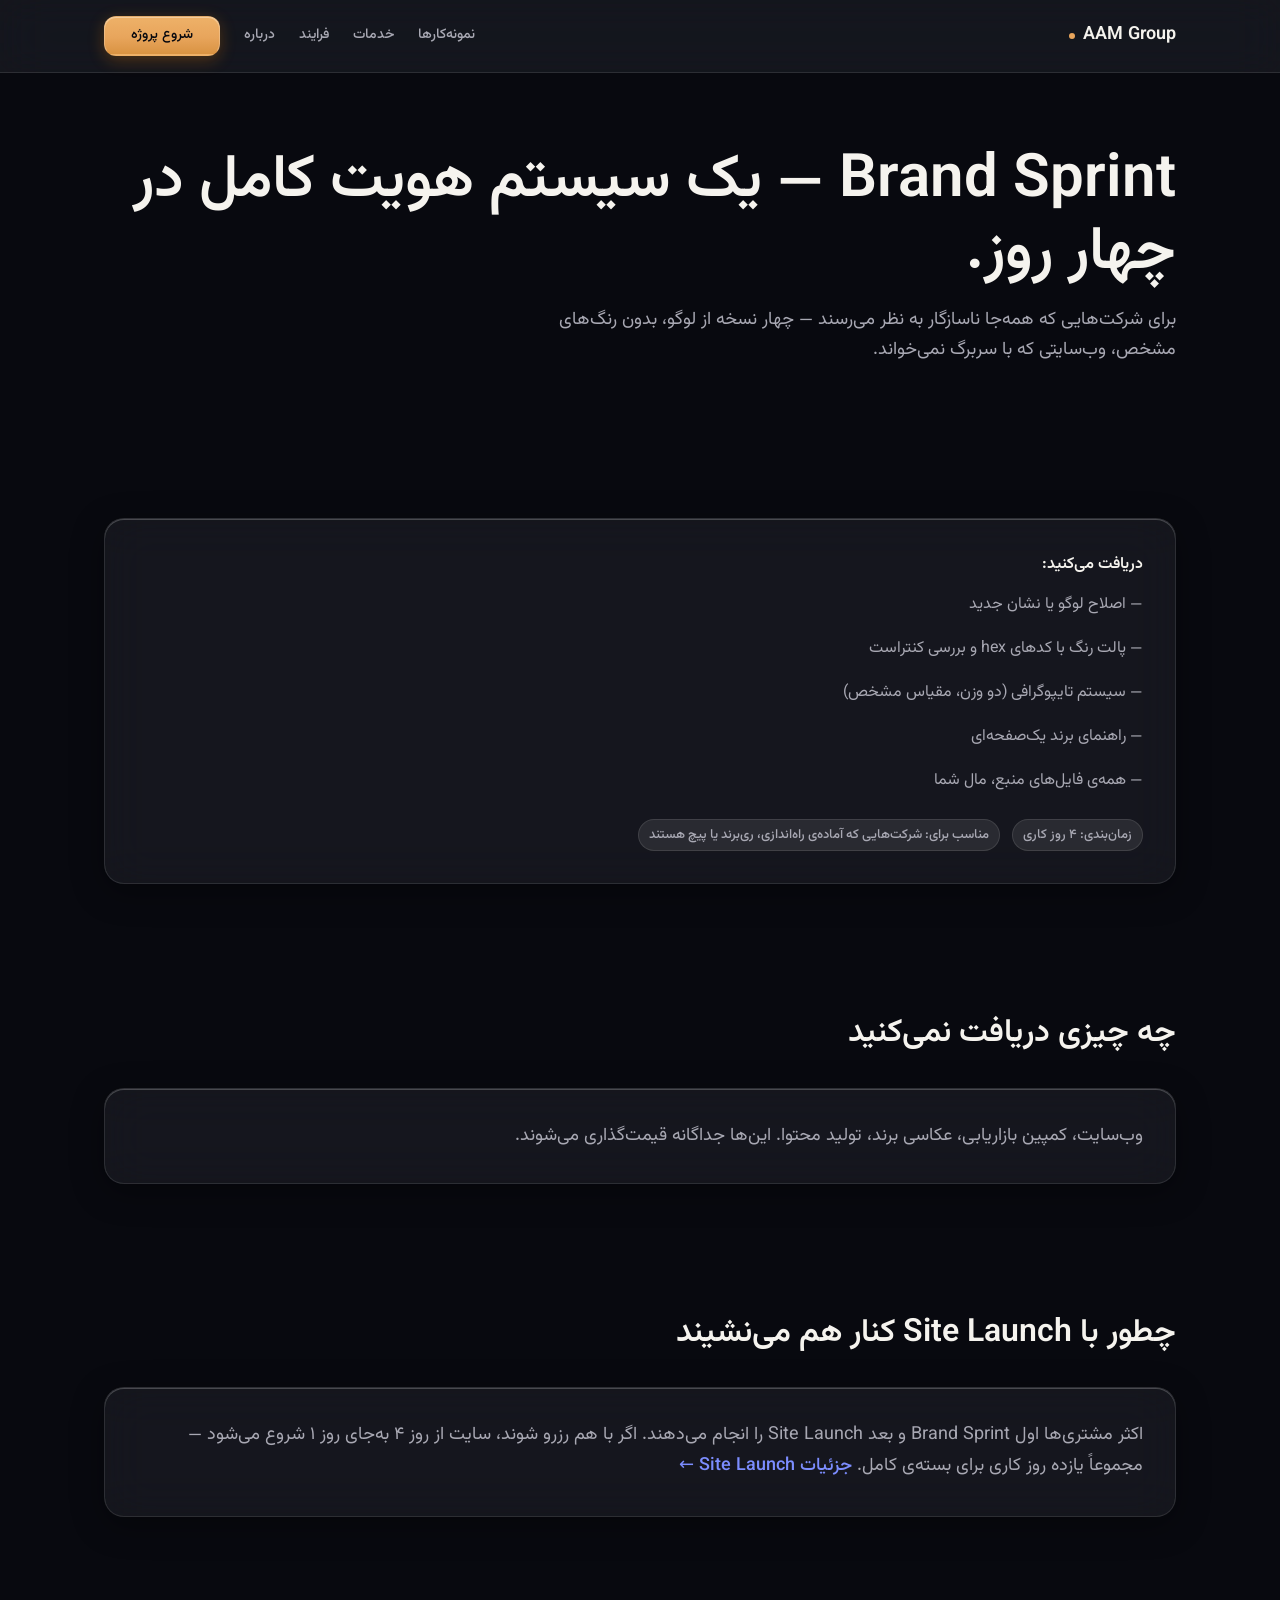
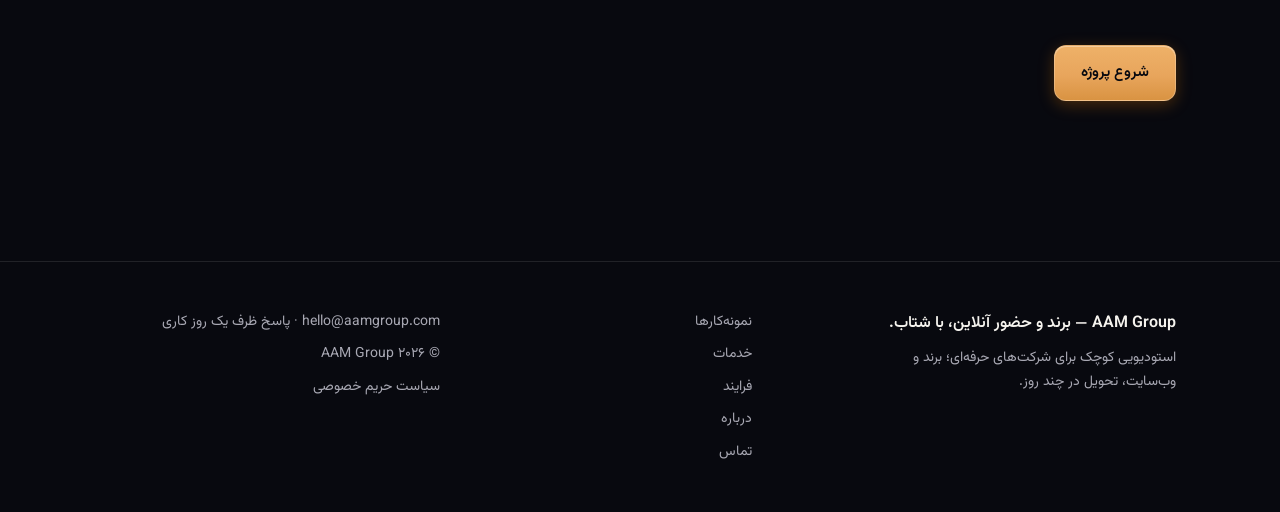
<file: services/brand-sprint.html>
<!doctype html>
<html lang="fa" dir="rtl">
<head>
<meta charset="utf-8">
<meta name="viewport" content="width=device-width, initial-scale=1">
<title>Brand Sprint — AAM Group</title>
<meta name="description" content="یک سیستم هویت کامل در چهار روز: لوگو، پالت رنگ، تایپوگرافی و راهنمای یک‌صفحه‌ای. همه‌ی فایل‌های منبع، مال شما.">
<link rel="icon" type="image/svg+xml" href="../favicon.svg">
<link rel="preconnect" href="https://fonts.googleapis.com">
<link rel="preconnect" href="https://fonts.gstatic.com" crossorigin>
<link href="https://fonts.googleapis.com/css2?family=Vazirmatn:wght@400;500;600&display=swap" rel="stylesheet">
<link rel="stylesheet" href="../css/reset.css">
<link rel="stylesheet" href="../css/global.css">
<link rel="stylesheet" href="../css/layout.css">
<link rel="stylesheet" href="../css/components.css">
</head>
<body>
<a class="skip-link" href="#main">پرش به محتوا</a>

<header class="site-header" id="site-header">
<div class="header-inner container">
<a href="../index.html" class="wordmark">AAM Group<span class="dot" aria-hidden="true"></span></a>
<button class="menu-toggle" aria-label="باز کردن منو" aria-expanded="false" aria-controls="site-nav">
<span class="bar"></span><span class="bar"></span><span class="bar"></span>
</button>
<nav class="site-nav" id="site-nav" aria-label="ناوبری اصلی">
<a href="../work/index.html">نمونه‌کارها</a>
<a href="index.html">خدمات</a>
<a href="../process.html">فرایند</a>
<a href="../about.html">درباره</a>
<a href="../contact.html" class="btn-primary">شروع پروژه</a>
</nav>
</div>
</header>

<main id="main">
<section class="hero container">
<h1 class="hero-title">Brand Sprint — یک سیستم هویت کامل در چهار روز.</h1>
<p class="hero-text">برای شرکت‌هایی که همه‌جا ناسازگار به نظر می‌رسند — چهار نسخه از لوگو، بدون رنگ‌های مشخص، وب‌سایتی که با سربرگ نمی‌خواند.</p>
</section>

<section class="section container">
<div class="glass glass--static panel">
<p style="font-weight: 600; margin-bottom: var(--s-3); color: var(--text-primary);">دریافت می‌کنید:</p>
<ul class="stack" style="padding-inline-start: 0;">
<li>— اصلاح لوگو یا نشان جدید</li>
<li>— پالت رنگ با کدهای hex و بررسی کنتراست</li>
<li>— سیستم تایپوگرافی (دو وزن، مقیاس مشخص)</li>
<li>— راهنمای برند یک‌صفحه‌ای</li>
<li>— همه‌ی فایل‌های منبع، مال شما</li>
</ul>
<div class="offer-meta" style="margin-top: var(--s-5);">
<span class="badge">زمان‌بندی: ۴ روز کاری</span>
<span class="badge">مناسب برای: شرکت‌هایی که آماده‌ی راه‌اندازی، ری‌برند یا پیچ هستند</span>
</div>
</div>
</section>

<section class="section container">
<h2 class="section-title">چه چیزی دریافت نمی‌کنید</h2>
<div class="glass glass--static panel">
<p class="lead">وب‌سایت، کمپین بازاریابی، عکاسی برند، تولید محتوا. این‌ها جداگانه قیمت‌گذاری می‌شوند.</p>
</div>
</section>

<section class="section container">
<h2 class="section-title">چطور با Site Launch کنار هم می‌نشیند</h2>
<div class="glass glass--static panel">
<p class="lead">اکثر مشتری‌ها اول Brand Sprint و بعد Site Launch را انجام می‌دهند. اگر با هم رزرو شوند، سایت از روز ۴ به‌جای روز ۱ شروع می‌شود — مجموعاً یازده روز کاری برای بسته‌ی کامل. <a href="site-launch.html" class="link-arrow">جزئیات Site Launch ←</a></p>
</div>
</section>

<section class="section container">
<a href="../contact.html" class="btn-primary">شروع پروژه</a>
</section>
</main>

<footer class="site-footer">
<div class="footer-inner container">
<div class="footer-col">
<p class="footer-brand">AAM Group — برند و حضور آنلاین، با شتاب.</p>
<p class="footer-desc">استودیویی کوچک برای شرکت‌های حرفه‌ای؛ برند و وب‌سایت، تحویل در چند روز.</p>
</div>
<nav class="footer-col footer-links" aria-label="ناوبری پانوشت">
<a href="../work/index.html">نمونه‌کارها</a>
<a href="index.html">خدمات</a>
<a href="../process.html">فرایند</a>
<a href="../about.html">درباره</a>
<a href="../contact.html">تماس</a>
</nav>
<div class="footer-col footer-meta">
<p><a href="mailto:hello@aamgroup.com">hello@aamgroup.com</a> · پاسخ ظرف یک روز کاری</p>
<p>© ۲۰۲۶ AAM Group</p>
<p><a href="../privacy.html">سیاست حریم خصوصی</a></p>
</div>
</div>
</footer>

<script src="../js/nav.js" defer></script>
<script src="../js/contact-form.js" defer></script>
</body>
</html>
</file>
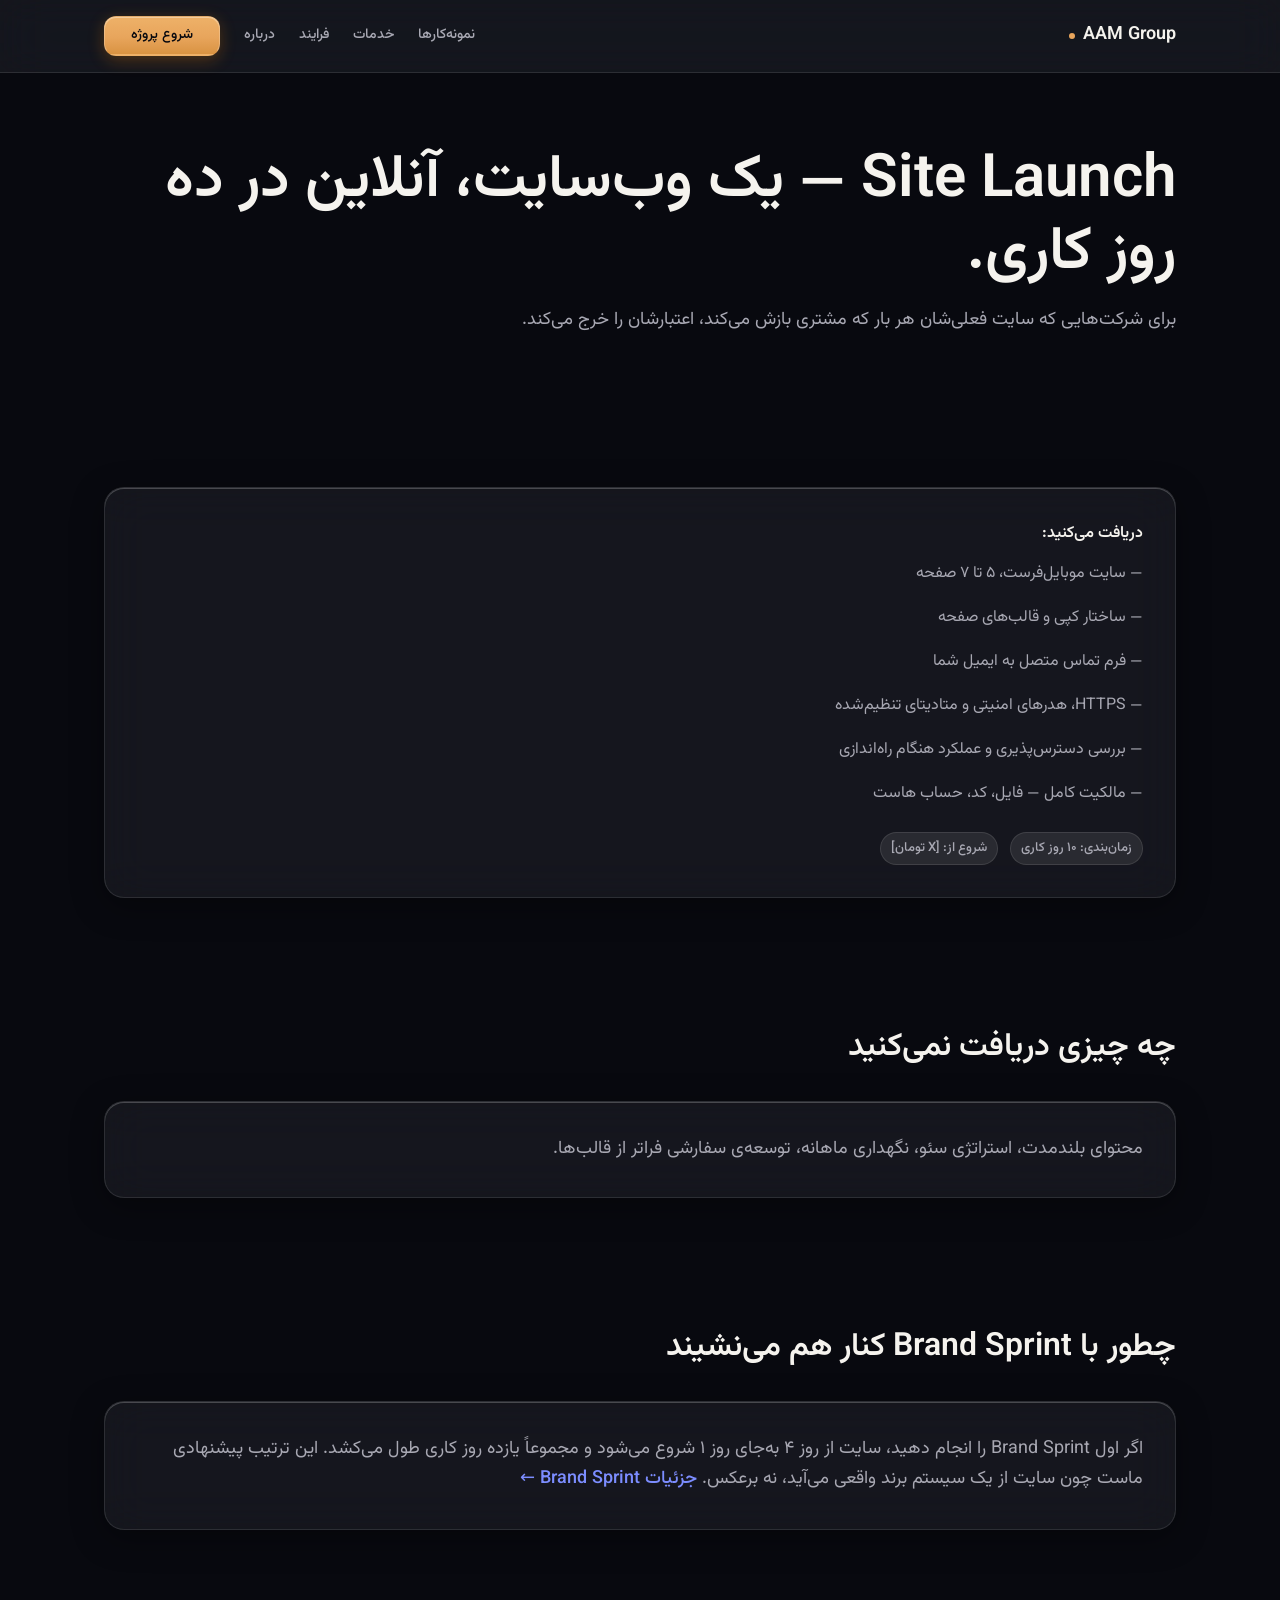
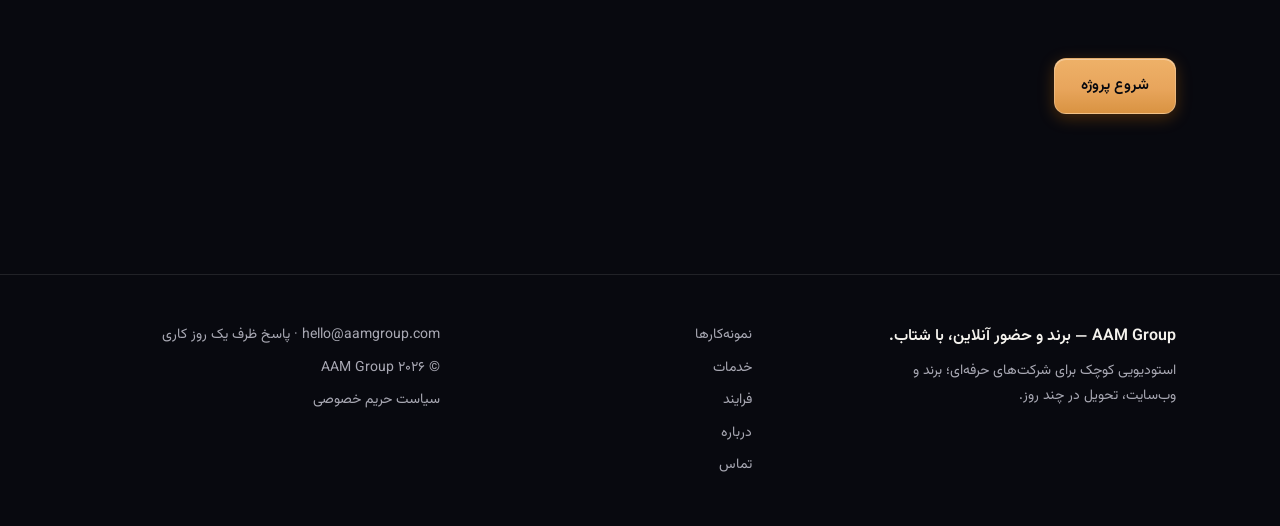
<file: services/site-launch.html>
<!doctype html>
<html lang="fa" dir="rtl">
<head>
<meta charset="utf-8">
<meta name="viewport" content="width=device-width, initial-scale=1">
<title>Site Launch — AAM Group</title>
<meta name="description" content="یک وب‌سایت، آنلاین در ده روز کاری. موبایل‌فرست، ۵ تا ۷ صفحه، HTTPS و هدرهای امنیتی، مالکیت کامل.">
<link rel="icon" type="image/svg+xml" href="../favicon.svg">
<link rel="preconnect" href="https://fonts.googleapis.com">
<link rel="preconnect" href="https://fonts.gstatic.com" crossorigin>
<link href="https://fonts.googleapis.com/css2?family=Vazirmatn:wght@400;500;600&display=swap" rel="stylesheet">
<link rel="stylesheet" href="../css/reset.css">
<link rel="stylesheet" href="../css/global.css">
<link rel="stylesheet" href="../css/layout.css">
<link rel="stylesheet" href="../css/components.css">
</head>
<body>
<a class="skip-link" href="#main">پرش به محتوا</a>

<header class="site-header" id="site-header">
<div class="header-inner container">
<a href="../index.html" class="wordmark">AAM Group<span class="dot" aria-hidden="true"></span></a>
<button class="menu-toggle" aria-label="باز کردن منو" aria-expanded="false" aria-controls="site-nav">
<span class="bar"></span><span class="bar"></span><span class="bar"></span>
</button>
<nav class="site-nav" id="site-nav" aria-label="ناوبری اصلی">
<a href="../work/index.html">نمونه‌کارها</a>
<a href="index.html">خدمات</a>
<a href="../process.html">فرایند</a>
<a href="../about.html">درباره</a>
<a href="../contact.html" class="btn-primary">شروع پروژه</a>
</nav>
</div>
</header>

<main id="main">
<section class="hero container">
<h1 class="hero-title">Site Launch — یک وب‌سایت، آنلاین در ده روز کاری.</h1>
<p class="hero-text">برای شرکت‌هایی که سایت فعلی‌شان هر بار که مشتری بازش می‌کند، اعتبارشان را خرج می‌کند.</p>
</section>

<section class="section container">
<div class="glass glass--static panel">
<p style="font-weight: 600; margin-bottom: var(--s-3); color: var(--text-primary);">دریافت می‌کنید:</p>
<ul class="stack" style="padding-inline-start: 0;">
<li>— سایت موبایل‌فرست، ۵ تا ۷ صفحه</li>
<li>— ساختار کپی و قالب‌های صفحه</li>
<li>— فرم تماس متصل به ایمیل شما</li>
<li>— HTTPS، هدرهای امنیتی و متادیتای تنظیم‌شده</li>
<li>— بررسی دسترس‌پذیری و عملکرد هنگام راه‌اندازی</li>
<li>— مالکیت کامل — فایل، کد، حساب هاست</li>
</ul>
<div class="offer-meta" style="margin-top: var(--s-5);">
<span class="badge">زمان‌بندی: ۱۰ روز کاری</span>
<span class="badge">شروع از: [X تومان]</span>
</div>
</div>
</section>

<section class="section container">
<h2 class="section-title">چه چیزی دریافت نمی‌کنید</h2>
<div class="glass glass--static panel">
<p class="lead">محتوای بلندمدت، استراتژی سئو، نگهداری ماهانه، توسعه‌ی سفارشی فراتر از قالب‌ها.</p>
</div>
</section>

<section class="section container">
<h2 class="section-title">چطور با Brand Sprint کنار هم می‌نشیند</h2>
<div class="glass glass--static panel">
<p class="lead">اگر اول Brand Sprint را انجام دهید، سایت از روز ۴ به‌جای روز ۱ شروع می‌شود و مجموعاً یازده روز کاری طول می‌کشد. این ترتیب پیشنهادی ماست چون سایت از یک سیستم برند واقعی می‌آید، نه برعکس. <a href="brand-sprint.html" class="link-arrow">جزئیات Brand Sprint ←</a></p>
</div>
</section>

<section class="section container">
<a href="../contact.html" class="btn-primary">شروع پروژه</a>
</section>
</main>

<footer class="site-footer">
<div class="footer-inner container">
<div class="footer-col">
<p class="footer-brand">AAM Group — برند و حضور آنلاین، با شتاب.</p>
<p class="footer-desc">استودیویی کوچک برای شرکت‌های حرفه‌ای؛ برند و وب‌سایت، تحویل در چند روز.</p>
</div>
<nav class="footer-col footer-links" aria-label="ناوبری پانوشت">
<a href="../work/index.html">نمونه‌کارها</a>
<a href="index.html">خدمات</a>
<a href="../process.html">فرایند</a>
<a href="../about.html">درباره</a>
<a href="../contact.html">تماس</a>
</nav>
<div class="footer-col footer-meta">
<p><a href="mailto:hello@aamgroup.com">hello@aamgroup.com</a> · پاسخ ظرف یک روز کاری</p>
<p>© ۲۰۲۶ AAM Group</p>
<p><a href="../privacy.html">سیاست حریم خصوصی</a></p>
</div>
</div>
</footer>

<script src="../js/nav.js" defer></script>
<script src="../js/contact-form.js" defer></script>
</body>
</html>
</file>
<file: css/global.css>
/* global.css — variables, ambient layers, base typography */
@import url("https://fonts.googleapis.com/css2?family=Vazirmatn:wght@400;500;600&display=swap");

:root {
	--bg-base: #08090F;
	--bg-elevated: #0E0F16;
	--glass-tint: rgba(255, 255, 255, 0.055);
	--glass-tint-strong: rgba(255, 255, 255, 0.09);
	--glass-border: rgba(255, 255, 255, 0.10);
	--glass-border-bright: rgba(255, 255, 255, 0.22);
	--text-primary: #F5F3EE;
	--text-secondary: #A8A8B3;
	--text-tertiary: #6B6B7A;
	--accent-primary: #E8A55C;
	--accent-primary-hover: #F0B876;
	--accent-secondary: #7C8DFF;
	--accent-warm-glow: rgba(217, 119, 6, 0.18);
	--accent-cool-glow: rgba(79, 70, 229, 0.14);
	--success: #6EE7A8;
	--error: #F87171;
	--shadow-glass: 0 8px 32px rgba(0, 0, 0, 0.35);
	--shadow-glass-lift: 0 16px 48px rgba(0, 0, 0, 0.45);
	--radius-sm: 12px;
	--radius-md: 20px;
	--radius-lg: 28px;
	
	--text-xs: 13px;
	--text-sm: 14px;
	--text-base: 16px;
	--text-lg: 18px;
	--text-xl: 24px;
	--text-2xl: 32px;
	--text-3xl: 44px;
	--text-hero: clamp(34px, 5.5vw, 60px);
	
	--s-1: 4px;
	--s-2: 8px;
	--s-3: 12px;
	--s-4: 16px;
	--s-5: 24px;
	--s-6: 32px;
	--s-7: 48px;
	--s-8: 64px;
	--s-9: 96px;
}

html { scroll-behavior: smooth; }
html, body {
	background-color: var(--bg-base);
	color: var(--text-primary);
	font-family: 'Vazirmatn', system-ui, -apple-system, 'Segoe UI', sans-serif;
}
body {
	font-size: var(--text-base);
	line-height: 1.75;
	min-height: 100vh;
	overflow-x: hidden;
	position: relative;
}

body::before {
	content: "";
	position: fixed;
	inset: 0;
	pointer-events: none;
	z-index: -2;
	background:
	radial-gradient(ellipse 60% 50% at 15% 0%, var(--accent-warm-glow) 0%, transparent 60%),
	radial-gradient(ellipse 55% 50% at 85% 100%, var(--accent-cool-glow) 0%, transparent 60%);
}

body::after {
	content: "";
	position: fixed;
	inset: 0;
	pointer-events: none;
	z-index: -1;
	background-image: url("data:image/svg+xml,%3Csvg viewBox='0 0 256 256' xmlns='http://www.w3.org/2000/svg'%3E%3Cfilter id='n'%3E%3CfeTurbulence type='fractalNoise' baseFrequency='0.9' numOctaves='3'/%3E%3C/filter%3E%3Crect width='100%25' height='100%25' filter='url(%23n)' opacity='0.6'/%3E%3C/svg%3E");
	opacity: 0.03;
	mix-blend-mode: overlay;
}

h1, h2, h3, h4, h5, h6 {
	font-weight: 600;
	line-height: 1.25;
	color: var(--text-primary);
}
h1 { font-size: var(--text-hero); line-height: 1.2; }
h2 { font-size: var(--text-2xl); line-height: 1.35; }
h3 { font-size: var(--text-xl); line-height: 1.4; }
h4 { font-size: var(--text-lg); }
p { color: var(--text-primary); }

a { color: var(--accent-secondary); transition: color 150ms; }
a:hover { color: var(--accent-primary-hover); }

ul, ol { color: var(--text-secondary); }
li { color: inherit; }

strong, b { font-weight: 600; color: var(--text-primary); }
em, i { font-style: normal; color: var(--text-secondary); }

.container {
	width: 100%;
	max-width: 1120px;
	margin-inline: auto;
	padding-inline: 24px;
}

#main { scroll-margin-top: 96px; outline: none; }

.visually-hidden {
	position: absolute !important;
	width: 1px; height: 1px;
	padding: 0; margin: -1px;
	overflow: hidden;
	clip: rect(0, 0, 0, 0);
	white-space: nowrap;
	border: 0;
}

:focus-visible {
	outline: 2px solid var(--accent-primary);
	outline-offset: 3px;
	border-radius: 4px;
}

.skip-link {
	position: fixed;
	top: 8px;
	inset-inline-start: 8px;
	transform: translateY(-200%);
	background: var(--accent-primary);
	color: #08090F;
	padding: 10px 16px;
	border-radius: var(--radius-sm);
	font-weight: 600;
	font-size: var(--text-sm);
	z-index: 1000;
	transition: transform 180ms;
}
.skip-link:focus { transform: translateY(0); }
.skip-link:hover { color: #08090F; }

::selection { background: var(--accent-primary); color: #08090F; }
</file>
<file: css/layout.css>
/* layout.css — header, footer, sections, grids */

.site-header {
	position: sticky;
	top: 0;
	z-index: 50;
	width: 100%;
	background: var(--glass-tint);
	-webkit-backdrop-filter: blur(24px) saturate(150%);
	backdrop-filter: blur(24px) saturate(150%);
	border-bottom: 1px solid var(--glass-border);
}
.header-inner {
	display: flex;
	align-items: center;
	justify-content: space-between;
	gap: var(--s-4);
	padding-block: 16px;
	position: relative;
}
.wordmark {
	display: inline-flex;
	align-items: center;
	gap: 8px;
	font-weight: 600;
	font-size: var(--text-lg);
	color: var(--text-primary);
	order: 1;
}
.wordmark:hover { color: var(--text-primary); }
.wordmark .dot {
	width: 6px; height: 6px;
	background: var(--accent-primary);
	border-radius: 50%;
	display: inline-block;
}

.site-nav {
	display: flex;
	align-items: center;
	gap: var(--s-5);
	order: 2;
}
.site-nav a {
	color: var(--text-secondary);
	font-size: var(--text-sm);
	font-weight: 500;
	padding-block: 6px;
	border-bottom: 2px solid transparent;
	transition: color 150ms, border-color 150ms;
}
.site-nav a:hover { color: var(--text-primary); }
.site-nav a.active {
	color: var(--text-primary);
	border-bottom-color: var(--accent-primary);
}
.site-nav .btn-primary { color: #08090F; }
.site-nav .btn-primary.active { color: #08090F; border-bottom-color: transparent; }

.menu-toggle {
	display: none;
	order: 3;
	width: 44px; height: 44px;
	align-items: center;
	justify-content: center;
	flex-direction: column;
	gap: 5px;
	border-radius: var(--radius-sm);
	border: 1px solid var(--glass-border);
	background: var(--glass-tint);
	color: var(--text-primary);
}
.menu-toggle .bar {
	display: block;
	width: 20px; height: 2px;
	background: currentColor;
	border-radius: 2px;
	transition: transform 200ms, opacity 200ms;
}
.site-header.menu-open .menu-toggle .bar:nth-child(1) { transform: translateY(7px) rotate(45deg); }
.site-header.menu-open .menu-toggle .bar:nth-child(2) { opacity: 0; }
.site-header.menu-open .menu-toggle .bar:nth-child(3) { transform: translateY(-7px) rotate(-45deg); }

@media (max-width: 767px) {
	.menu-toggle { display: flex; }
	.site-nav {
		position: absolute;
		top: 100%;
		inset-inline: 0;
		flex-direction: column;
		align-items: stretch;
		gap: 0;
		padding: 16px 24px 20px;
		background: rgba(8, 9, 15, 0.92);
		-webkit-backdrop-filter: blur(24px) saturate(140%);
		backdrop-filter: blur(24px) saturate(140%);
		border-bottom: 1px solid var(--glass-border);
		display: none;
	}
	.site-header.menu-open .site-nav { display: flex; }
	.site-nav a {
		padding: 12px 0;
		border-bottom: 1px solid var(--glass-border);
		font-size: var(--text-base);
	}
	.site-nav a.active { border-bottom-color: var(--glass-border); }
	.site-nav .btn-primary {
		margin-top: 12px;
		text-align: center;
		padding: 12px 20px;
		border-bottom: none;
	}
}

main { display: block; }
.section { padding-block: 64px; }
.section-title {
	font-size: var(--text-2xl);
	margin-bottom: var(--s-6);
	font-weight: 600;
}
@media (max-width: 767px) {
	.section { padding-block: 40px; }
	.section-title { margin-bottom: var(--s-5); }
}

.hero { padding-block: 72px 56px; }
.hero-title {
	font-size: var(--text-hero);
	line-height: 1.2;
	margin-bottom: var(--s-4);
	font-weight: 600;
}
.hero-sub {
	font-size: var(--text-2xl);
	line-height: 1.35;
	color: var(--text-secondary);
	margin-bottom: var(--s-5);
	font-weight: 600;
}
.hero-text {
	font-size: var(--text-lg);
	line-height: 1.7;
	color: var(--text-secondary);
	max-width: 68ch;
	margin-bottom: var(--s-6);
}
.hero-actions {
	display: flex;
	flex-wrap: wrap;
	align-items: center;
	gap: var(--s-4);
	margin-bottom: var(--s-4);
}
.hero-micro {
	font-size: var(--text-sm);
	color: var(--text-tertiary);
}
@media (max-width: 767px) {
	.hero { padding-block: 48px 40px; }
	.hero-sub { font-size: var(--text-xl); }
	.hero-text { font-size: var(--text-base); }
}

.cards-grid { display: grid; gap: var(--s-5); }
.cards-grid--2 { grid-template-columns: repeat(2, minmax(0, 1fr)); }
.cards-grid--3 { grid-template-columns: repeat(3, minmax(0, 1fr)); }
.cards-grid--4 { grid-template-columns: repeat(4, minmax(0, 1fr)); }

@media (max-width: 1023px) {
	.cards-grid--4 { grid-template-columns: repeat(2, minmax(0, 1fr)); }
	.cards-grid--3 { grid-template-columns: repeat(2, minmax(0, 1fr)); }
}
@media (max-width: 767px) {
	.cards-grid--4,
	.cards-grid--3,
	.cards-grid--2 { grid-template-columns: 1fr; }
}

.split {
	display: grid;
	grid-template-columns: 1fr 1fr;
	gap: var(--s-6);
	align-items: center;
}
.split__media img {
	width: 100%;
	height: auto;
	border-radius: var(--radius-md);
	border: 1px solid var(--glass-border);
}
@media (max-width: 767px) {
	.split { grid-template-columns: 1fr; }
}

.process-list {
	display: flex;
	flex-direction: column;
	gap: var(--s-5);
}

.site-footer {
	border-top: 1px solid var(--glass-border);
	padding-block: 48px;
	margin-top: var(--s-9);
	background: transparent;
}
.footer-inner {
	display: grid;
	grid-template-columns: 1.4fr 1fr 1.2fr;
	gap: var(--s-6);
	align-items: start;
}
.footer-col { display: flex; flex-direction: column; gap: 8px; }
.footer-brand {
	font-weight: 600;
	font-size: var(--text-base);
	color: var(--text-primary);
}
.footer-desc {
	font-size: var(--text-sm);
	color: var(--text-secondary);
	max-width: 40ch;
}
.footer-links a,
.footer-meta a {
	color: var(--text-secondary);
	font-size: var(--text-sm);
}
.footer-links a:hover,
.footer-meta a:hover { color: var(--text-primary); }
.footer-meta p { font-size: var(--text-sm); color: var(--text-secondary); }

@media (max-width: 767px) {
	.site-footer { padding-block: 32px; margin-top: var(--s-8); }
	.footer-inner { grid-template-columns: 1fr; gap: var(--s-5); }
}
</file>
<file: css/components.css>
/* components.css — glass, buttons, cards, forms */

.glass {
	background: var(--glass-tint);
	-webkit-backdrop-filter: blur(22px) saturate(140%);
	backdrop-filter: blur(22px) saturate(140%);
	border: 1px solid var(--glass-border);
	border-radius: var(--radius-md);
	box-shadow:
	inset 0 1px 0 0 var(--glass-border-bright),
	var(--shadow-glass);
	position: relative;
	transition: background 200ms cubic-bezier(0.4, 0, 0.2, 1),
	border-color 200ms cubic-bezier(0.4, 0, 0.2, 1),
	box-shadow 200ms cubic-bezier(0.4, 0, 0.2, 1),
	transform 200ms cubic-bezier(0.4, 0, 0.2, 1);
}
.glass:hover {
	background: var(--glass-tint-strong);
	border-color: var(--glass-border-bright);
	box-shadow:
	inset 0 1px 0 0 rgba(255, 255, 255, 0.28),
	var(--shadow-glass-lift);
	transform: translateY(-2px);
}
.glass--static:hover {
	background: var(--glass-tint);
	border-color: var(--glass-border);
	box-shadow:
	inset 0 1px 0 0 var(--glass-border-bright),
	var(--shadow-glass);
	transform: none;
}
.glass--highlight::before {
	content: "";
	position: absolute;
	inset: 0;
	border-radius: inherit;
	padding: 1px;
	background: linear-gradient(180deg,
								rgba(255,255,255,0.22) 0%,
								rgba(255,255,255,0.03) 40%,
								transparent 60%);
	-webkit-mask: linear-gradient(#000 0 0) content-box, linear-gradient(#000 0 0);
	-webkit-mask-composite: xor;
	mask-composite: exclude;
	pointer-events: none;
}

.btn-primary,
.btn-ghost {
	display: inline-flex;
	align-items: center;
	justify-content: center;
	gap: 8px;
	text-decoration: none;
	font-weight: 600;
	font-size: 15px;
	border-radius: var(--radius-sm);
	transition: filter 180ms, box-shadow 180ms, background 180ms, border-color 180ms;
	cursor: pointer;
	white-space: nowrap;
}
.btn-primary {
	background: linear-gradient(180deg, #EEB168 0%, #E8A55C 55%, #D99342 100%);
	color: #08090F;
	border: 1px solid rgba(255, 255, 255, 0.22);
	box-shadow:
	inset 0 1px 0 0 rgba(255, 255, 255, 0.35),
	0 4px 16px rgba(217, 119, 6, 0.30);
	padding: 14px 26px;
}
.btn-primary:hover {
	filter: brightness(1.06);
	box-shadow:
	inset 0 1px 0 0 rgba(255, 255, 255, 0.4),
	0 6px 22px rgba(217, 119, 6, 0.42);
	color: #08090F;
}
.btn-primary:disabled {
	opacity: 0.7;
	cursor: not-allowed;
	filter: none;
}
.btn-ghost {
	background: var(--glass-tint);
	-webkit-backdrop-filter: blur(14px);
	backdrop-filter: blur(14px);
	border: 1px solid var(--glass-border);
	color: var(--text-primary);
	padding: 12px 22px;
}
.btn-ghost:hover {
	background: var(--glass-tint-strong);
	border-color: var(--glass-border-bright);
	color: var(--text-primary);
}

.link-arrow {
	display: inline-flex;
	align-items: center;
	gap: 6px;
	color: var(--accent-secondary);
	text-decoration: none;
	border-bottom: 1px solid transparent;
	padding-bottom: 1px;
	font-weight: 500;
	transition: border-color 150ms, color 150ms;
}
.link-arrow:hover {
	border-bottom-color: var(--accent-secondary);
	color: var(--accent-primary-hover);
}

.card {
	padding: var(--s-6);
	display: flex;
	flex-direction: column;
	gap: var(--s-3);
}
.card h3 { font-size: var(--text-xl); line-height: 1.4; }
.card p { font-size: var(--text-base); color: var(--text-secondary); line-height: 1.75; }
@media (max-width: 767px) { .card { padding: var(--s-5); } }

.process-step {
	display: flex;
	gap: var(--s-5);
	padding: var(--s-6);
	align-items: flex-start;
}
.process-step__num {
	font-size: var(--text-3xl);
	font-weight: 600;
	color: var(--accent-primary);
	line-height: 1;
	min-width: 2ch;
	font-variant-numeric: tabular-nums;
}
.process-step__body { flex: 1; min-width: 0; }
.process-step__head {
	display: flex;
	flex-wrap: wrap;
	align-items: center;
	gap: var(--s-3);
	margin-bottom: var(--s-3);
}
.process-step__head h3 { font-size: var(--text-xl); }
.process-step__body p {
	font-size: var(--text-base);
	color: var(--text-secondary);
	margin-bottom: var(--s-3);
	line-height: 1.75;
}
.process-step__body p:last-child { margin-bottom: 0; }
.process-step__body strong { color: var(--text-primary); }
@media (max-width: 767px) {
	.process-step { flex-direction: column; gap: var(--s-3); padding: var(--s-5); }
	.process-step__num { font-size: var(--text-2xl); }
}

.badge {
	display: inline-flex;
	align-items: center;
	font-size: var(--text-xs);
	font-weight: 500;
	padding: 4px 10px;
	border-radius: 999px;
	background: var(--glass-tint-strong);
	border: 1px solid var(--glass-border);
	color: var(--text-secondary);
	white-space: nowrap;
}

.service-offer {
	padding: var(--s-7);
	display: flex;
	flex-direction: column;
	gap: var(--s-5);
}
.service-offer h2 { font-size: var(--text-2xl); line-height: 1.35; }
.service-offer > p { color: var(--text-secondary); font-size: var(--text-base); }
.service-offer ul { display: flex; flex-direction: column; gap: 8px; padding-inline-start: 0; }
.service-offer ul li {
	position: relative;
	padding-inline-start: 20px;
	font-size: var(--text-base);
	color: var(--text-secondary);
	line-height: 1.7;
}
.service-offer ul li::before {
	content: "";
	position: absolute;
	inset-inline-start: 4px;
	top: 0.8em;
	width: 8px;
	height: 8px;
	background: var(--accent-primary);
	border-radius: 2px;
	transform: translateY(-50%) rotate(45deg);
}
.offer-meta { display: flex; flex-wrap: wrap; gap: var(--s-2) var(--s-3); }
.offer-actions {
	display: flex;
	flex-wrap: wrap;
	align-items: center;
	gap: var(--s-3);
	margin-top: var(--s-2);
}
@media (max-width: 767px) { .service-offer { padding: var(--s-5); } }

.case-study-card {
	display: flex;
	flex-direction: column;
	overflow: hidden;
	text-decoration: none;
	color: inherit;
}
.case-study-card:hover { color: inherit; }
.case-study-card__media {
	aspect-ratio: 16 / 10;
	background: var(--bg-elevated);
	border-bottom: 1px solid var(--glass-border);
	display: flex;
	align-items: center;
	justify-content: center;
	overflow: hidden;
	border-top-left-radius: var(--radius-md);
	border-top-right-radius: var(--radius-md);
}
.case-study-card__media img { width: 100%; height: 100%; object-fit: cover; }
.case-study-card__body {
	padding: var(--s-5);
	display: flex;
	flex-direction: column;
	gap: var(--s-2);
}
.case-study-card__body h3 { font-size: var(--text-xl); line-height: 1.4; }
.case-study-card__body .outcome { color: var(--text-secondary); font-size: var(--text-base); }

.team-card { display: flex; flex-direction: column; overflow: hidden; }
.team-card__media {
	aspect-ratio: 1 / 1;
	background: var(--bg-elevated);
	border-bottom: 1px solid var(--glass-border);
	overflow: hidden;
	border-top-left-radius: var(--radius-md);
	border-top-right-radius: var(--radius-md);
}
.team-card__media img { width: 100%; height: 100%; object-fit: cover; }
.team-card__body { padding: var(--s-5); display: flex; flex-direction: column; gap: 6px; }
.team-card__name { font-weight: 600; font-size: var(--text-lg); }
.team-card__role { font-size: var(--text-sm); color: var(--accent-primary); }
.team-card__desc { font-size: var(--text-sm); color: var(--text-secondary); line-height: 1.7; }

.contact-panel { padding: var(--s-7); }
.form-field {
	display: flex;
	flex-direction: column;
	gap: 6px;
	margin-bottom: var(--s-4);
}
.form-field label { font-size: var(--text-sm); font-weight: 500; color: var(--text-primary); }
.form-field input,
.form-field select,
.form-field textarea {
	width: 100%;
	font-size: var(--text-base);
	padding: 12px 14px;
	border-radius: var(--radius-sm);
	border: 1px solid var(--glass-border);
	background: rgba(255, 255, 255, 0.03);
	color: var(--text-primary);
	transition: border-color 150ms, background 150ms;
	font-family: inherit;
}
.form-field input:focus,
.form-field select:focus,
.form-field textarea:focus {
	outline: none;
	border-color: var(--accent-primary);
	background: rgba(255, 255, 255, 0.06);
}
.form-field textarea { resize: vertical; min-height: 120px; }
.form-field select { appearance: none; cursor: pointer;
	background-image: url("data:image/svg+xml,%3Csvg xmlns='http://www.w3.org/2000/svg' width='12' height='12' viewBox='0 0 24 24' fill='none' stroke='%23A8A8B3' stroke-width='2' stroke-linecap='round' stroke-linejoin='round'%3E%3Cpolyline points='6 9 12 15 18 9'/%3E%3C/svg%3E");
	background-repeat: no-repeat;
	background-position: left 14px center;
	padding-inline-end: 40px;
}
.form-field input[aria-invalid="true"],
.form-field select[aria-invalid="true"],
.form-field textarea[aria-invalid="true"] { border-color: var(--error); }
.error-message { font-size: var(--text-xs); color: var(--error); min-height: 1em; }
.form-status {
	margin-top: var(--s-4);
	padding: var(--s-4);
	border-radius: var(--radius-sm);
	background: rgba(110, 231, 168, 0.08);
	border: 1px solid rgba(110, 231, 168, 0.24);
	color: var(--text-primary);
	font-size: var(--text-sm);
	line-height: 1.7;
}
.form-help {
	font-size: var(--text-xs);
	color: var(--text-tertiary);
	margin-top: var(--s-3);
	line-height: 1.7;
}
.form-help a { color: var(--accent-secondary); }
@media (max-width: 767px) { .contact-panel { padding: var(--s-5); } }

.text-secondary { color: var(--text-secondary); }
.text-lg { font-size: var(--text-lg); line-height: 1.7; }
.stack > * + * { margin-top: var(--s-4); }
.lead { font-size: var(--text-lg); color: var(--text-secondary); line-height: 1.7; }
.panel { padding: var(--s-6); }
@media (max-width: 767px) { .panel { padding: var(--s-5); } }
</file>
